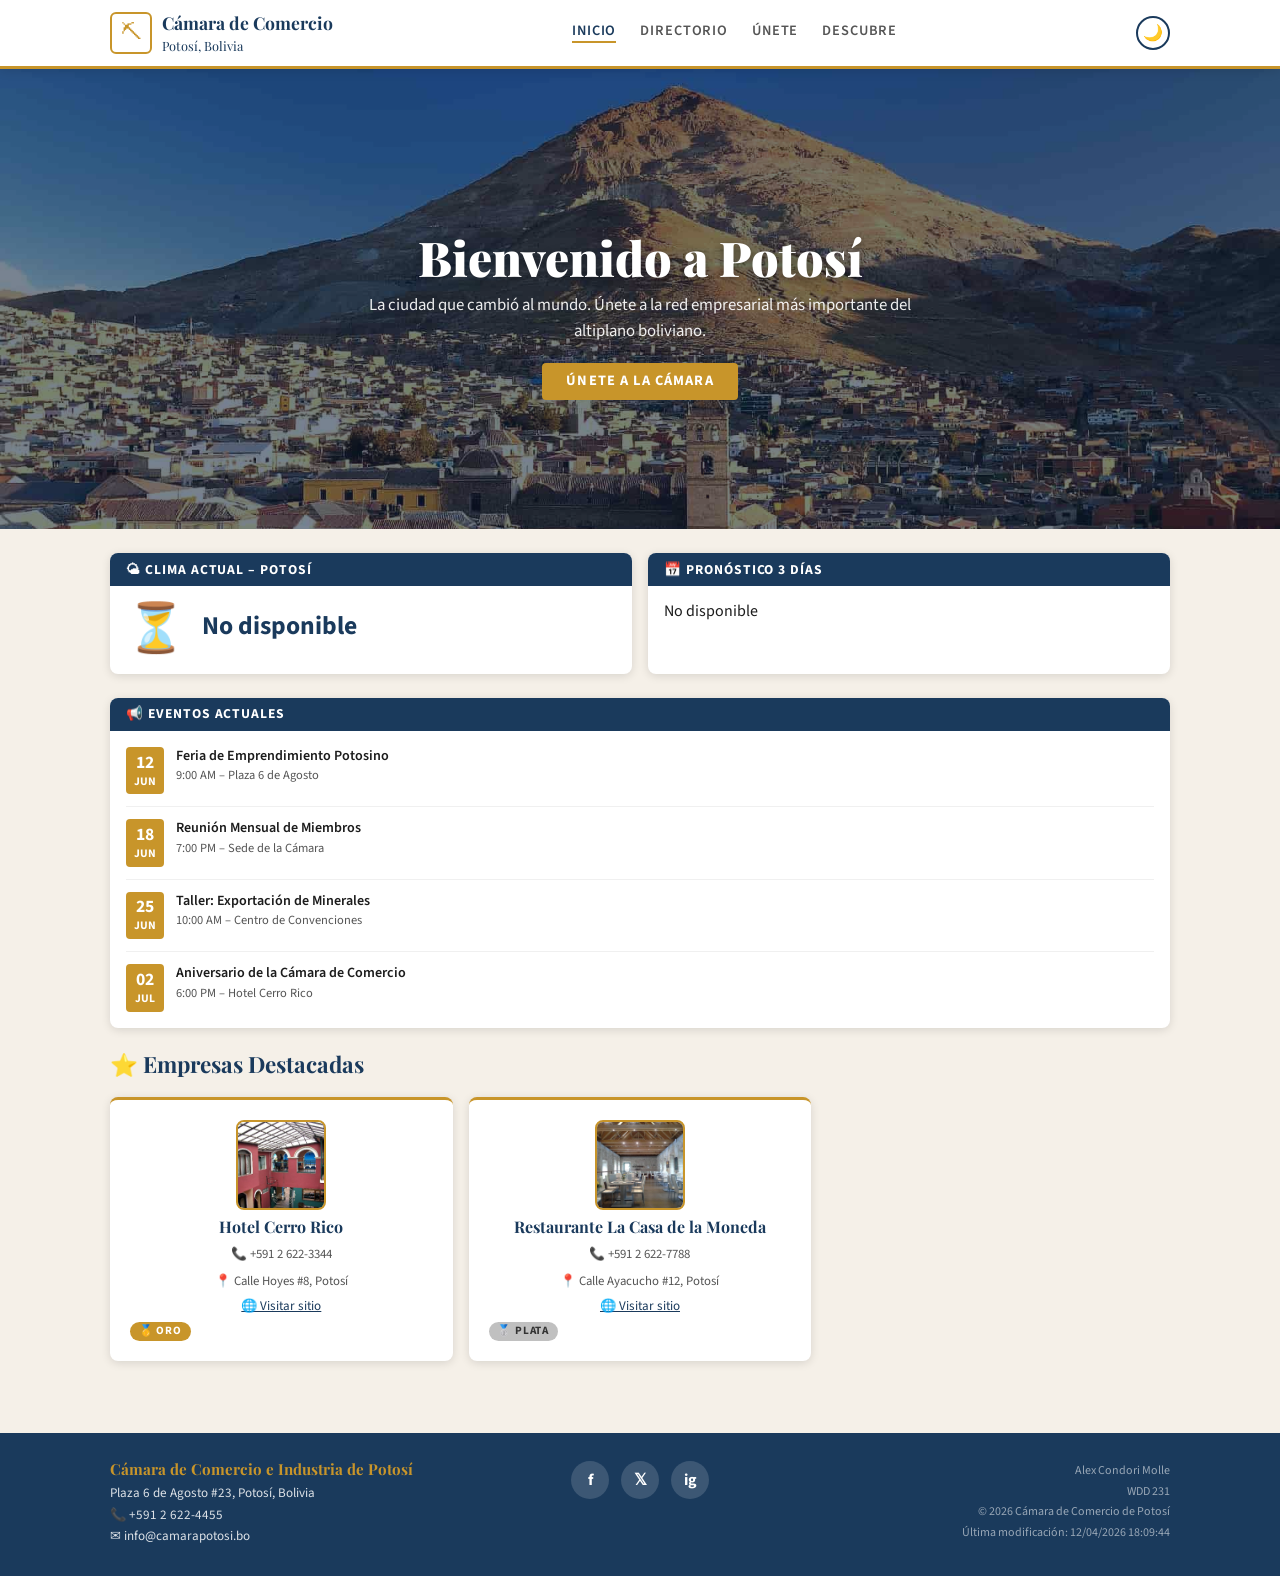
<file: chamber/index.html>
<!DOCTYPE html>
<html lang="es">
<head>
  <meta charset="UTF-8" />
  <meta name="viewport" content="width=device-width, initial-scale=1.0" />
  <meta name="description" content="Cámara de Comercio e Industria de Potosí, Bolivia. Fomentando el desarrollo económico y empresarial de la ciudad más alta del mundo." />
  <meta name="author" content="Alex Condori Molle" />
  <title>Inicio | Cámara de Comercio de Potosí</title>

  <meta property="og:title" content="Cámara de Comercio e Industria de Potosí" />
  <meta property="og:description" content="Fomentando el desarrollo económico y empresarial de Potosí, Bolivia." />
  <meta property="og:image" content="https://alexcm.github.io/wdd231/chamber/images/og-image.jpg" />
  <meta property="og:url" content="https://alexcm.github.io/wdd231/chamber/index.html" />
  <meta property="og:type" content="website" />

  <link rel="icon" type="image/png" href="images/favicon.png" />

  <link rel="preconnect" href="https://fonts.googleapis.com" />
  <link rel="preconnect" href="https://fonts.gstatic.com" crossorigin />
  <link href="https://fonts.googleapis.com/css2?family=Playfair+Display:wght@700;900&family=Source+Sans+3:wght@400;600;700&display=swap" rel="stylesheet" />

  <link rel="stylesheet" href="css/normalize.css" />
  <link rel="stylesheet" href="css/small.css" />
  <link rel="stylesheet" href="css/larger.css" />
</head>
<body>
  <header>
    <div class="nav-inner">
      <div class="brand">
        <div class="brand-icon">⛏</div>
        <div class="brand-name">Cámara de Comercio<br><span style="font-size:0.8rem;font-weight:400;">Potosí, Bolivia</span></div>
      </div>

      <nav id="main-nav">
        <a href="index.html" class="active">Inicio</a>
        <a href="directory.html">Directorio</a>
        <a href="join.html">Únete</a>
        <a href="discover.html">Descubre</a>
      </nav>

      <div class="nav-controls">
        <button id="theme-btn" aria-label="Cambiar tema">🌙</button>
        <button id="menu-btn" aria-label="Abrir menú">☰</button>
      </div>
    </div>
  </header>

  <section class="hero">
    <div class="hero-bg">
      <img src="images/hero-potosi.jpg" alt="Vista panorámica de Potosí con el Cerro Rico al fondo" onerror="this.parentElement.classList.add('hero-fallback')" />
      <div class="hero-overlay">
        <div class="hero-content">
          <h1>Bienvenido a Potosí</h1>
          <p>La ciudad que cambió al mundo. Únete a la red empresarial más importante del altiplano boliviano.</p>
          <a href="join.html" class="hero-cta-btn">Únete a la Cámara</a>
        </div>
      </div>
    </div>
  </section>

  <main class="home-main">

    <section class="home-section weather-section">
      <div class="section-card" id="current-weather">
        <div class="card-header">🌤 Clima Actual – Potosí</div>
        <div class="card-body weather-body">
          <div class="weather-icon" id="weather-icon">⏳</div>
          <div>
            <div class="weather-temp" id="weather-temp">Cargando...</div>
            <div class="weather-desc" id="weather-desc"></div>
            <ul class="weather-details">
              <li id="weather-humidity"></li>
              <li id="weather-wind"></li>
            </ul>
          </div>
        </div>
      </div>

      <div class="section-card" id="forecast-card">
        <div class="card-header">📅 Pronóstico 3 días</div>
        <div class="card-body">
          <ul class="forecast-list" id="forecast-list">
            <li class="forecast-item"><span class="day">Cargando...</span></li>
          </ul>
        </div>
      </div>
    </section>

    <section class="home-section">
      <div class="section-card full-width">
        <div class="card-header">📢 Eventos Actuales</div>
        <div class="card-body">
          <ul class="events-list">
            <li class="event-item">
              <div class="event-date"><span>12</span>JUN</div>
              <div>
                <div class="event-title">Feria de Emprendimiento Potosino</div>
                <div class="event-time">9:00 AM – Plaza 6 de Agosto</div>
              </div>
            </li>
            <li class="event-item">
              <div class="event-date"><span>18</span>JUN</div>
              <div>
                <div class="event-title">Reunión Mensual de Miembros</div>
                <div class="event-time">7:00 PM – Sede de la Cámara</div>
              </div>
            </li>
            <li class="event-item">
              <div class="event-date"><span>25</span>JUN</div>
              <div>
                <div class="event-title">Taller: Exportación de Minerales</div>
                <div class="event-time">10:00 AM – Centro de Convenciones</div>
              </div>
            </li>
            <li class="event-item">
              <div class="event-date"><span>02</span>JUL</div>
              <div>
                <div class="event-title">Aniversario de la Cámara de Comercio</div>
                <div class="event-time">6:00 PM – Hotel Cerro Rico</div>
              </div>
            </li>
          </ul>
        </div>
      </div>
    </section>

    <section class="home-section">
      <h2 class="section-title">⭐ Empresas Destacadas</h2>
      <div id="spotlights-container" class="spotlights-grid"></div>
    </section>

  </main>

  <footer>
    <div class="footer-inner">
      <div class="footer-contact">
        <strong>Cámara de Comercio e Industria de Potosí</strong>
        <p>Plaza 6 de Agosto #23, Potosí, Bolivia</p>
        <p>📞 +591 2 622-4455</p>
        <p>✉ info@camarapotosi.bo</p>
      </div>

      <div class="social-links">
        <a href="#" aria-label="Facebook">f</a>
        <a href="#" aria-label="Twitter">𝕏</a>
        <a href="#" aria-label="Instagram">ig</a>
      </div>

      <div class="footer-meta">
        <p>Alex Condori Molle</p>
        <p>WDD 231</p>
        <p>© <span id="copy-year"></span> Cámara de Comercio de Potosí</p>
        <p>Última modificación: <span id="last-mod"></span></p>
      </div>
    </div>
  </footer>

  <script src="scripts/index.js"></script>
</body>
</html>
</file>
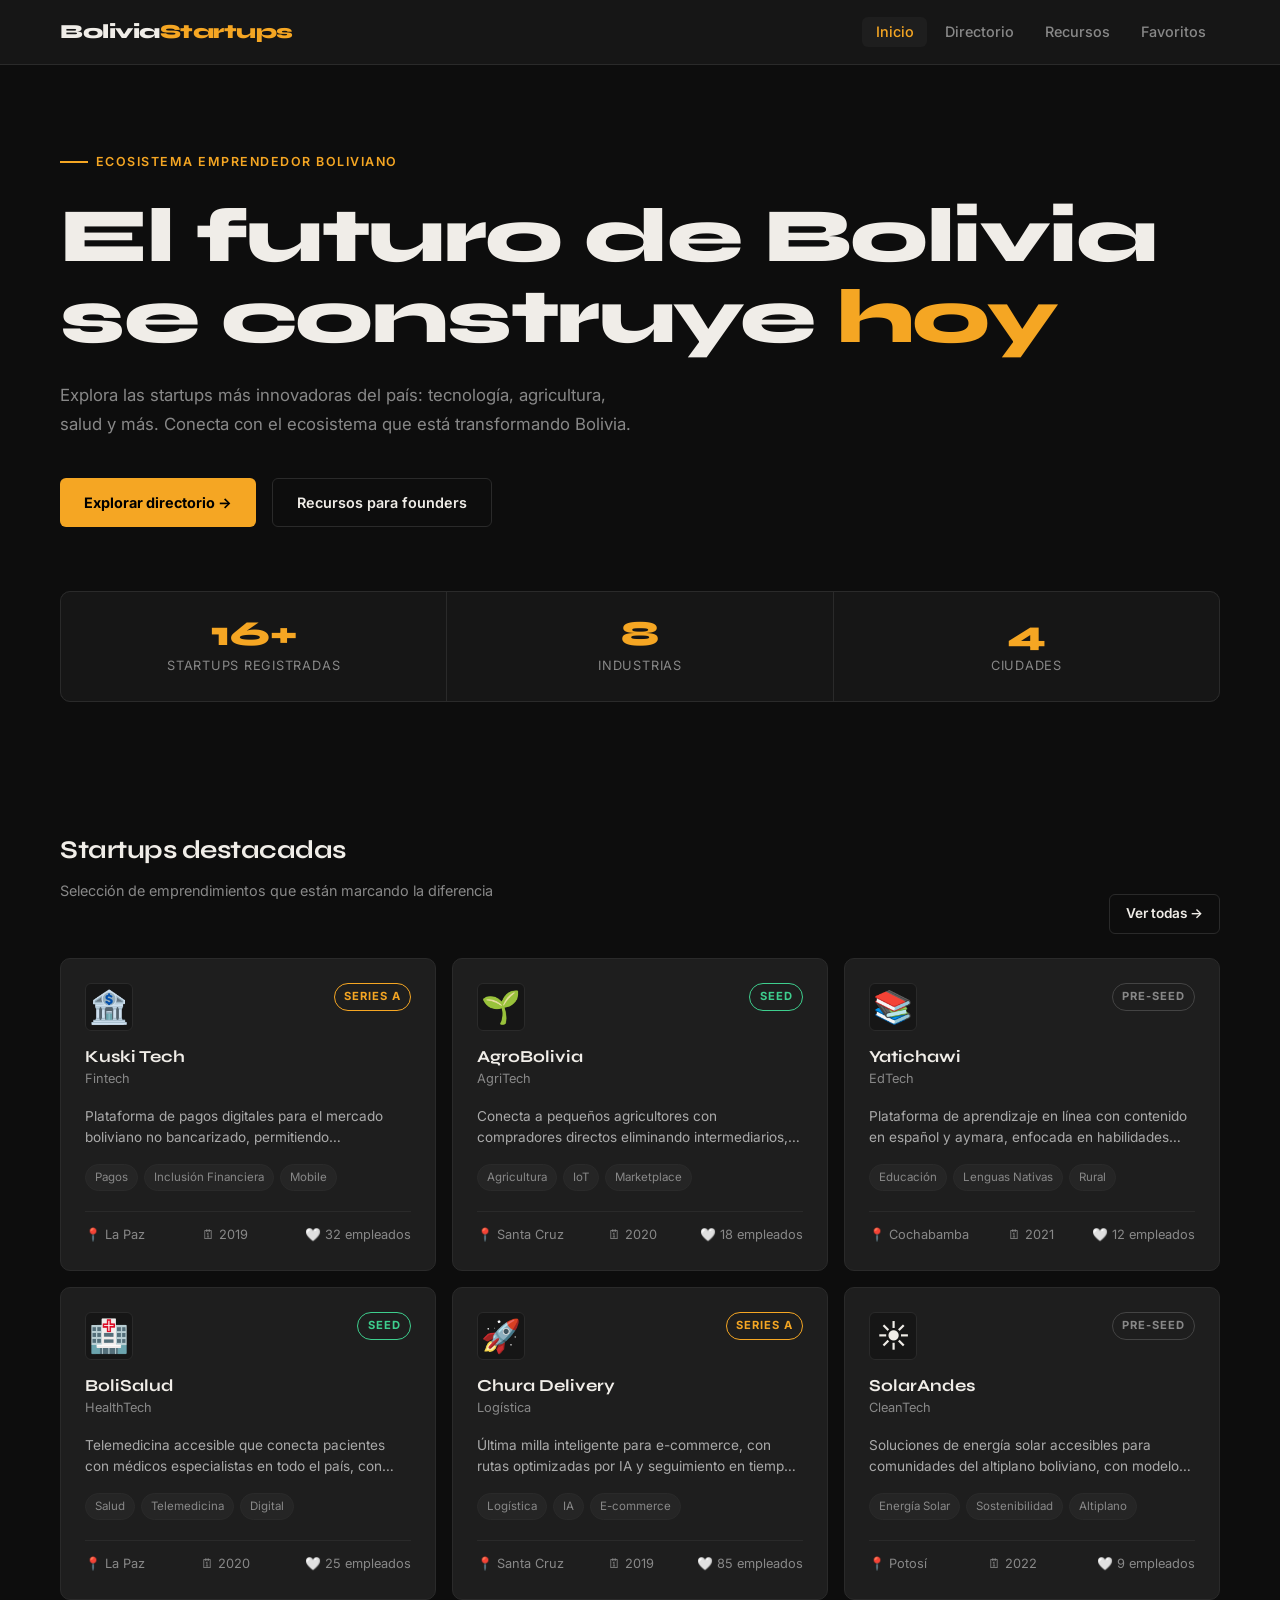
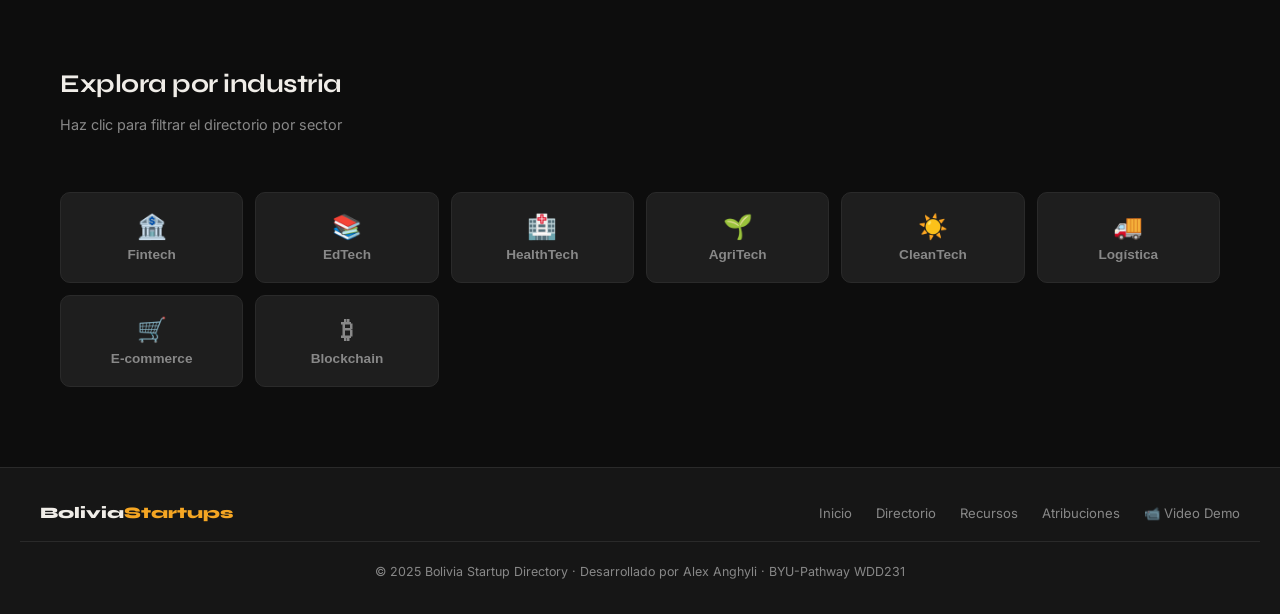
<file: final/index.html>
<!DOCTYPE html>
<html lang="es">

<head>
  <meta charset="UTF-8">
  <meta name="viewport" content="width=device-width, initial-scale=1.0">
  <title>Bolivia Startup Directory — Descubre el ecosistema emprendedor</title>
  <meta name="description"
    content="Directorio de startups bolivianas: descubre las empresas más innovadoras de Bolivia por industria, ciudad y etapa de crecimiento.">
  <meta name="author" content="Alex Condori">

  <meta property="og:title" content="Bolivia Startup Directory — Ecosistema emprendedor">
  <meta property="og:description"
    content="Descubre las startups más innovadoras de Bolivia: fintech, edtech, agritech y más en un solo directorio.">
  <meta property="og:type" content="website">
  <meta property="og:url" content="https://alexhombrejoven23.github.io/wdd231/final/">
  <meta property="og:image" content="https://alexhombrejoven23.github.io/wdd231/final/images/favicon.svg">

  <link rel="icon" href="images/favicon.svg" type="image/svg+xml">
  <link rel="preconnect" href="https://fonts.googleapis.com">
  <link rel="preconnect" href="https://fonts.gstatic.com" crossorigin>
  <link
    href="https://fonts.googleapis.com/css2?family=Syne:wght@400;600;700;800&family=Inter:wght@400;500;600&display=swap"
    rel="stylesheet">
  <link rel="stylesheet" href="styles/styles.css">
</head>

<body>

  <header>
    <div class="nav-wrapper">
      <a href="index.html" class="logo">Bolivia<span>Startups</span></a>
      <button class="hamburger" aria-label="Abrir menú" aria-expanded="false" aria-controls="nav-menu">
        <span></span><span></span><span></span>
      </button>
      <nav>
        <ul id="nav-menu" role="list">
          <li><a href="index.html">Inicio</a></li>
          <li><a href="directory.html">Directorio</a></li>
          <li><a href="resources.html">Recursos</a></li>
          <li><a href="directory.html">Favoritos <span class="fav-count" aria-label="favoritos guardados">0</span></a>
          </li>
        </ul>
      </nav>
    </div>
  </header>

  <main>
    <section class="hero" aria-labelledby="hero-heading">
      <div class="hero-eyebrow">Ecosistema emprendedor boliviano</div>
      <h1 id="hero-heading">El futuro de Bolivia se construye <em>hoy</em></h1>
      <p class="hero-sub">
        Explora las startups más innovadoras del país: tecnología, agricultura, salud y más.
        Conecta con el ecosistema que está transformando Bolivia.
      </p>
      <div class="hero-actions">
        <a href="directory.html" class="btn-primary">Explorar directorio →</a>
        <a href="resources.html" class="btn-ghost">Recursos para founders</a>
      </div>

      <div class="stats-bar" role="region" aria-label="Estadísticas del ecosistema">
        <div class="stat">
          <div class="stat-number" data-target="16" data-suffix="+">0+</div>
          <div class="stat-label">Startups registradas</div>
        </div>
        <div class="stat">
          <div class="stat-number" data-target="8" data-suffix="">0</div>
          <div class="stat-label">Industrias</div>
        </div>
        <div class="stat">
          <div class="stat-number" data-target="4" data-suffix="">0</div>
          <div class="stat-label">Ciudades</div>
        </div>
      </div>
    </section>

    <section class="container" aria-labelledby="featured-heading">
      <div class="section-header">
        <div>
          <h2 class="section-title" id="featured-heading">Startups destacadas</h2>
          <p class="section-sub">Selección de emprendimientos que están marcando la diferencia</p>
        </div>
        <a href="directory.html" class="btn-ghost btn-small">Ver todas →</a>
      </div>

      <div class="featured-grid" id="featured-grid" aria-live="polite">
        <p class="loading-text">Cargando startups...</p>
      </div>
    </section>

    <section class="container" aria-labelledby="industries-heading">
      <div class="section-header">
        <div>
          <h2 class="section-title" id="industries-heading">Explora por industria</h2>
          <p class="section-sub">Haz clic para filtrar el directorio por sector</p>
        </div>
      </div>
      <div class="industries-grid" id="industries-container" aria-label="Filtros por industria">
      </div>
    </section>
  </main>

  <div id="modal-overlay" class="modal-overlay" role="dialog" aria-modal="true" aria-labelledby="modal-name"
    aria-hidden="true">
    <div class="modal">
      <button id="modal-close" class="modal-close" aria-label="Cerrar">✕</button>
      <div id="modal-logo" class="modal-logo" aria-hidden="true"></div>
      <div class="modal-header-row">
        <h2 id="modal-name" class="modal-name"></h2>
        <span id="modal-stage-badge" class="stage-badge"></span>
      </div>
      <p id="modal-industry" class="modal-industry"></p>
      <div class="modal-grid">
        <div class="modal-stat">
          <div class="modal-stat-label">Fundada</div>
          <div id="modal-founded" class="modal-stat-value"></div>
        </div>
        <div class="modal-stat">
          <div class="modal-stat-label">Empleados</div>
          <div id="modal-employees" class="modal-stat-value"></div>
        </div>
        <div class="modal-stat">
          <div class="modal-stat-label">Etapa</div>
          <div id="modal-stage" class="modal-stat-value"></div>
        </div>
        <div class="modal-stat">
          <div class="modal-stat-label">Ciudad</div>
          <div id="modal-city" class="modal-stat-value"></div>
        </div>
      </div>
      <p id="modal-desc" class="modal-desc"></p>
      <div id="modal-tags" class="modal-tags"></div>
      <div class="modal-actions">
        <a id="modal-visit" href="#" target="_blank" rel="noopener noreferrer" class="btn-primary btn-small">Visitar
          sitio web →</a>
        <button id="modal-fav-btn" class="favorite-btn">🤍 Guardar</button>
      </div>
    </div>
  </div>

  <footer>
    <div class="footer-inner">
      <div class="footer-logo">Bolivia<span>Startups</span></div>
      <ul class="footer-links" role="list">
        <li><a href="index.html">Inicio</a></li>
        <li><a href="directory.html">Directorio</a></li>
        <li><a href="resources.html">Recursos</a></li>
        <li><a href="attributions.html">Atribuciones</a></li>
        <li><a href="https://youtu.be/DEMO" target="_blank" rel="noopener noreferrer">📹 Video Demo</a></li>
      </ul>
    </div>
    <p class="footer-copy">© 2025 Bolivia Startup Directory · Desarrollado por Alex Anghyli · BYU-Pathway WDD231</p>
  </footer>

  <script type="module" src="scripts/index.js"></script>
</body>

</html>
</file>
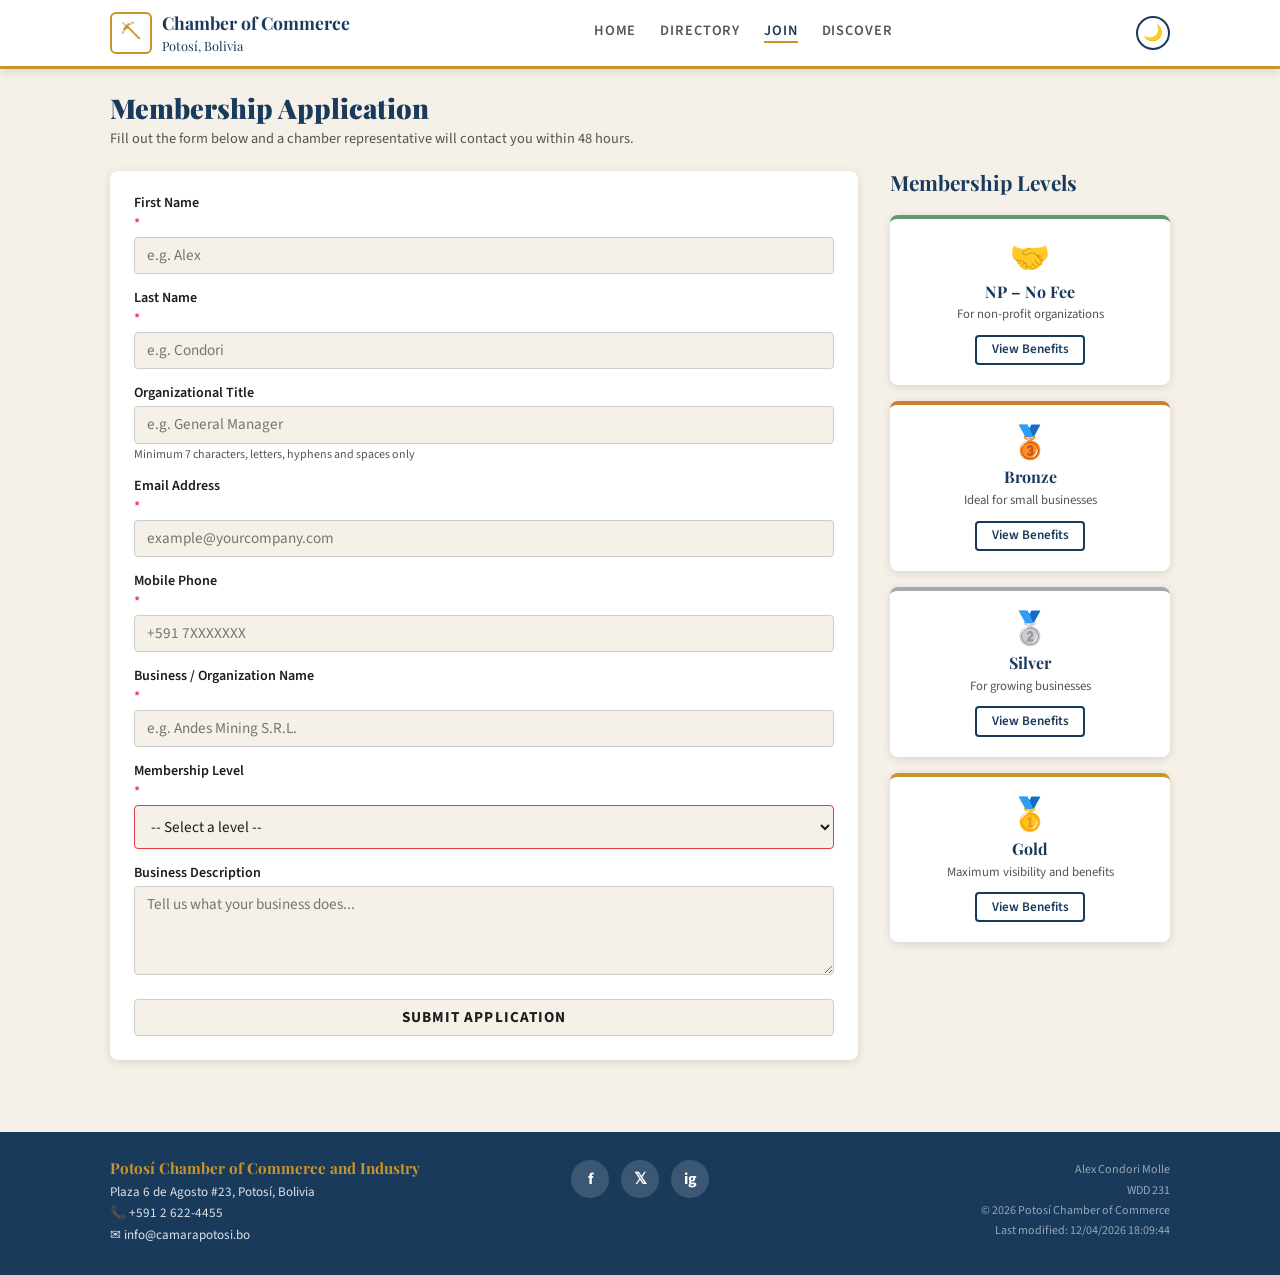
<file: chamber/join.html>
<!DOCTYPE html>
<html lang="en">
<head>
  <meta charset="UTF-8" />
  <meta name="viewport" content="width=device-width, initial-scale=1.0" />
  <meta name="description" content="Join the Potosí Chamber of Commerce and Industry. Fill out the membership application and become part of the most important business network in the Bolivian altiplano." />
  <meta name="author" content="Alex Condori Molle" />
  <title>Join | Potosí Chamber of Commerce</title>

  <meta property="og:title" content="Join the Potosí Chamber of Commerce" />
  <meta property="og:description" content="Become part of the most important business network in the Bolivian altiplano." />
  <meta property="og:image" content="https://alexcm.github.io/wdd231/chamber/images/og-image.jpg" />
  <meta property="og:url" content="https://alexcm.github.io/wdd231/chamber/join.html" />
  <meta property="og:type" content="website" />

  <link rel="icon" type="image/png" href="images/favicon.png" />
  <link rel="preconnect" href="https://fonts.googleapis.com" />
  <link rel="preconnect" href="https://fonts.gstatic.com" crossorigin />
  <link href="https://fonts.googleapis.com/css2?family=Playfair+Display:wght@700;900&family=Source+Sans+3:wght@400;600;700&display=swap" rel="stylesheet" />
  <link rel="stylesheet" href="css/normalize.css" />
  <link rel="stylesheet" href="css/small.css" />
  <link rel="stylesheet" href="css/larger.css" />
</head>
<body>

  <header>
    <div class="nav-inner">
      <div class="brand">
        <div class="brand-icon">⛏</div>
        <div class="brand-name">Chamber of Commerce<br><span style="font-size:0.8rem;font-weight:400;">Potosí, Bolivia</span></div>
      </div>
      <nav id="main-nav">
        <a href="index.html">Home</a>
        <a href="directory.html">Directory</a>
        <a href="join.html" class="active">Join</a>
        <a href="discover.html">Discover</a>
      </nav>
      <div class="nav-controls">
        <button id="theme-btn" aria-label="Toggle theme">🌙</button>
        <button id="menu-btn" aria-label="Open menu">☰</button>
      </div>
    </div>
  </header>

  <main class="join-main">
    <div class="join-header">
      <h1>Membership Application</h1>
      <p>Fill out the form below and a chamber representative will contact you within 48 hours.</p>
    </div>

    <div class="join-layout">

      <section class="form-section">
        <form id="join-form" method="get" action="thankyou.html" novalidate>

          <label for="first-name">
            First Name <span class="required">*</span>
            <input type="text" id="first-name" name="firstName"
              title="Enter your first name" autocomplete="given-name"
              placeholder="e.g. Alex" required />
          </label>

          <label for="last-name">
            Last Name <span class="required">*</span>
            <input type="text" id="last-name" name="lastName"
              title="Enter your last name" autocomplete="family-name"
              placeholder="e.g. Condori" required />
          </label>

          <label for="org-title">
            Organizational Title
            <input type="text" id="org-title" name="orgTitle"
              title="Minimum 7 characters, letters, hyphens and spaces only"
              autocomplete="organization-title"
              placeholder="e.g. General Manager"
              pattern="[A-Za-záéíóúÁÉÍÓÚñÑ\- ]{7,}" />
            <span class="field-hint">Minimum 7 characters, letters, hyphens and spaces only</span>
          </label>

          <label for="email">
            Email Address <span class="required">*</span>
            <input type="email" id="email" name="email"
              title="Enter a valid email address" autocomplete="email"
              placeholder="example@yourcompany.com" required />
          </label>

          <label for="phone">
            Mobile Phone <span class="required">*</span>
            <input type="tel" id="phone" name="phone"
              title="Enter your mobile phone number" autocomplete="tel"
              placeholder="+591 7XXXXXXX" required />
          </label>

          <label for="org-name">
            Business / Organization Name <span class="required">*</span>
            <input type="text" id="org-name" name="orgName"
              title="Enter your business or organization name"
              autocomplete="organization"
              placeholder="e.g. Andes Mining S.R.L." required />
          </label>

          <label for="membership">
            Membership Level <span class="required">*</span>
            <select id="membership" name="membership" title="Select a membership level" required>
              <option value="" disabled selected>-- Select a level --</option>
              <option value="np">NP Membership – No fee (non-profit organizations)</option>
              <option value="bronze">Bronze Membership</option>
              <option value="silver">Silver Membership</option>
              <option value="gold">Gold Membership</option>
            </select>
          </label>

          <label for="description">
            Business Description
            <textarea id="description" name="description"
              title="Briefly describe your business or organization"
              rows="4" placeholder="Tell us what your business does..."></textarea>
          </label>

          <input type="hidden" id="timestamp" name="timestamp" />
          <input type="submit" value="Submit Application" class="submit-btn" />
        </form>
      </section>

      <aside class="membership-cards">
        <h2>Membership Levels</h2>

        <div class="mem-card mem-np">
          <div class="mem-icon">🤝</div>
          <h3>NP – No Fee</h3>
          <p>For non-profit organizations</p>
          <button class="mem-info-btn" data-modal="modal-np">View Benefits</button>
        </div>

        <div class="mem-card mem-bronze">
          <div class="mem-icon">🥉</div>
          <h3>Bronze</h3>
          <p>Ideal for small businesses</p>
          <button class="mem-info-btn" data-modal="modal-bronze">View Benefits</button>
        </div>

        <div class="mem-card mem-silver">
          <div class="mem-icon">🥈</div>
          <h3>Silver</h3>
          <p>For growing businesses</p>
          <button class="mem-info-btn" data-modal="modal-silver">View Benefits</button>
        </div>

        <div class="mem-card mem-gold">
          <div class="mem-icon">🥇</div>
          <h3>Gold</h3>
          <p>Maximum visibility and benefits</p>
          <button class="mem-info-btn" data-modal="modal-gold">View Benefits</button>
        </div>
      </aside>

    </div>
  </main>

  <dialog id="modal-np" class="mem-modal">
    <div class="modal-inner">
      <h2>🤝 NP Membership – No Fee</h2>
      <p class="modal-price">Free · Non-profit organizations only</p>
      <ul>
        <li>✅ Listed in the member directory</li>
        <li>✅ Access to informational events</li>
        <li>✅ Monthly chamber newsletter</li>
        <li>✅ Business networking opportunities</li>
      </ul>
      <button class="modal-close-btn" data-close="modal-np">Close</button>
    </div>
  </dialog>

  <dialog id="modal-bronze" class="mem-modal">
    <div class="modal-inner">
      <h2>🥉 Bronze Membership</h2>
      <p class="modal-price">Bs. 500 / year</p>
      <ul>
        <li>✅ Everything in NP</li>
        <li>✅ 10% discount on chamber events</li>
        <li>✅ Basic profile in the directory</li>
        <li>✅ 1 social media post per month</li>
        <li>✅ Official membership certificate</li>
      </ul>
      <button class="modal-close-btn" data-close="modal-bronze">Close</button>
    </div>
  </dialog>

  <dialog id="modal-silver" class="mem-modal">
    <div class="modal-inner">
      <h2>🥈 Silver Membership</h2>
      <p class="modal-price">Bs. 1,200 / year</p>
      <ul>
        <li>✅ Everything in Bronze</li>
        <li>✅ 20% discount on chamber events</li>
        <li>✅ Featured profile in the directory</li>
        <li>✅ Spotlight placement on the homepage</li>
        <li>✅ Access to training workshops</li>
        <li>✅ 3 social media posts per month</li>
      </ul>
      <button class="modal-close-btn" data-close="modal-silver">Close</button>
    </div>
  </dialog>

  <dialog id="modal-gold" class="mem-modal">
    <div class="modal-inner">
      <h2>🥇 Gold Membership</h2>
      <p class="modal-price">Bs. 2,500 / year</p>
      <ul>
        <li>✅ Everything in Silver</li>
        <li>✅ 35% discount on all events</li>
        <li>✅ Priority placement in the directory</li>
        <li>✅ Guaranteed spotlight on the homepage</li>
        <li>✅ Logo on official chamber materials</li>
        <li>✅ Quarterly meeting with board members</li>
        <li>✅ Unlimited social media posts</li>
      </ul>
      <button class="modal-close-btn" data-close="modal-gold">Close</button>
    </div>
  </dialog>

  <footer>
    <div class="footer-inner">
      <div class="footer-contact">
        <strong>Potosí Chamber of Commerce and Industry</strong>
        <p>Plaza 6 de Agosto #23, Potosí, Bolivia</p>
        <p>📞 +591 2 622-4455</p>
        <p>✉ info@camarapotosi.bo</p>
      </div>
      <div class="social-links">
        <a href="#" aria-label="Facebook">f</a>
        <a href="#" aria-label="Twitter">𝕏</a>
        <a href="#" aria-label="Instagram">ig</a>
      </div>
      <div class="footer-meta">
        <p>Alex Condori Molle</p>
        <p>WDD 231</p>
        <p>© <span id="copy-year"></span> Potosí Chamber of Commerce</p>
        <p>Last modified: <span id="last-mod"></span></p>
      </div>
    </div>
  </footer>

  <script src="scripts/join.js"></script>
</body>
</html>
</file>
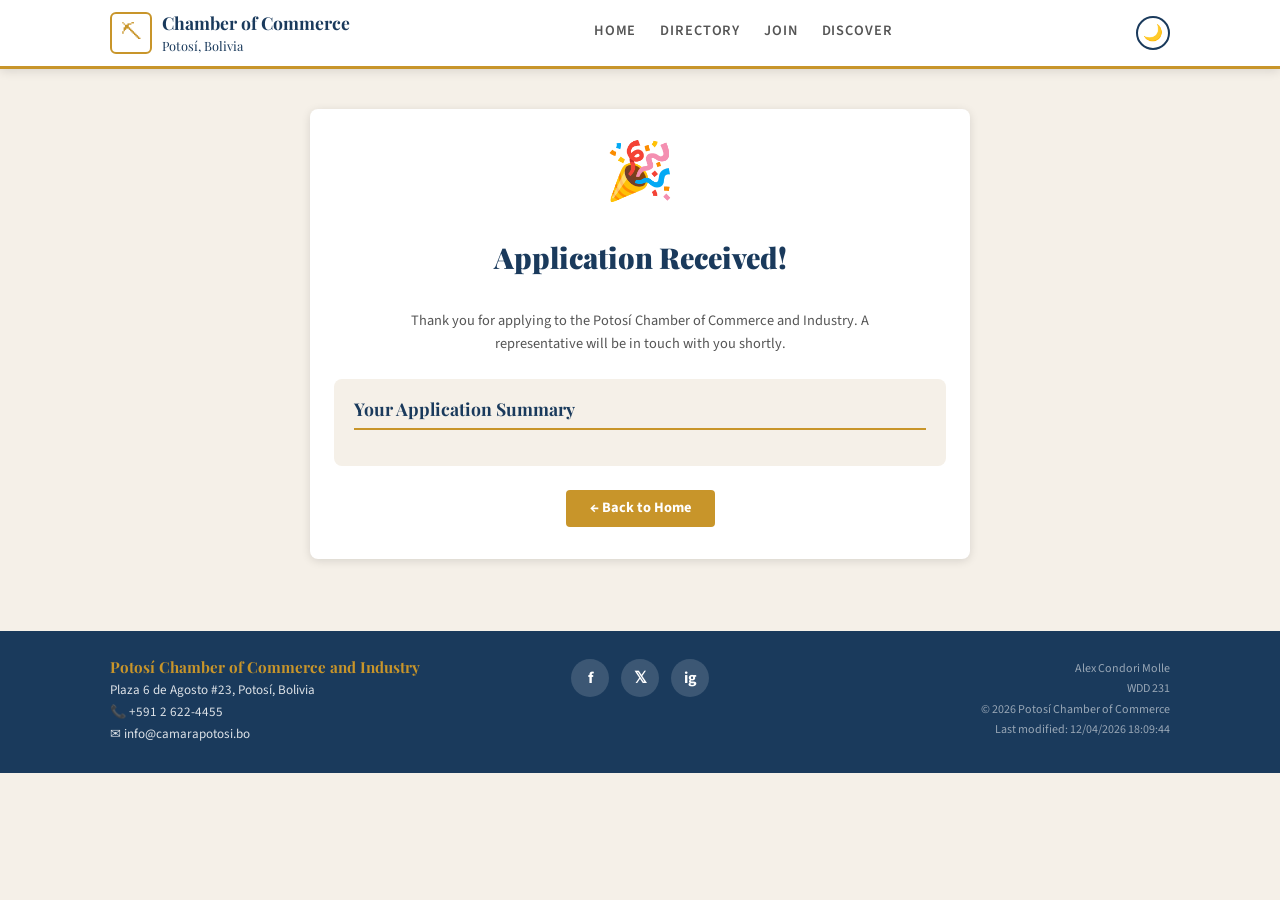
<file: chamber/thankyou.html>
<!DOCTYPE html>
<html lang="en">
<head>
  <meta charset="UTF-8" />
  <meta name="viewport" content="width=device-width, initial-scale=1.0" />
  <meta name="description" content="Thank you for applying to the Potosí Chamber of Commerce." />
  <meta name="author" content="Alex Condori Molle" />
  <title>Thank You | Potosí Chamber of Commerce</title>

  <link rel="icon" type="image/png" href="images/favicon.png" />
  <link rel="preconnect" href="https://fonts.googleapis.com" />
  <link rel="preconnect" href="https://fonts.gstatic.com" crossorigin />
  <link href="https://fonts.googleapis.com/css2?family=Playfair+Display:wght@700;900&family=Source+Sans+3:wght@400;600;700&display=swap" rel="stylesheet" />
  <link rel="stylesheet" href="css/normalize.css" />
  <link rel="stylesheet" href="css/small.css" />
  <link rel="stylesheet" href="css/larger.css" />
</head>
<body>

  <header>
    <div class="nav-inner">
      <div class="brand">
        <div class="brand-icon">⛏</div>
        <div class="brand-name">Chamber of Commerce<br><span style="font-size:0.8rem;font-weight:400;">Potosí, Bolivia</span></div>
      </div>
      <nav id="main-nav">
        <a href="index.html">Home</a>
        <a href="directory.html">Directory</a>
        <a href="join.html">Join</a>
        <a href="discover.html">Discover</a>
      </nav>
      <div class="nav-controls">
        <button id="theme-btn" aria-label="Toggle theme">🌙</button>
        <button id="menu-btn" aria-label="Open menu">☰</button>
      </div>
    </div>
  </header>

  <main class="thankyou-main">
    <div class="thankyou-card">
      <div class="thankyou-icon">🎉</div>
      <h1>Application Received!</h1>
      <p class="thankyou-subtitle">Thank you for applying to the Potosí Chamber of Commerce and Industry. A representative will be in touch with you shortly.</p>

      <div class="submission-summary">
        <h2>Your Application Summary</h2>
        <div class="summary-grid" id="summary-grid"></div>
      </div>

      <a href="index.html" class="back-btn">← Back to Home</a>
    </div>
  </main>

  <footer>
    <div class="footer-inner">
      <div class="footer-contact">
        <strong>Potosí Chamber of Commerce and Industry</strong>
        <p>Plaza 6 de Agosto #23, Potosí, Bolivia</p>
        <p>📞 +591 2 622-4455</p>
        <p>✉ info@camarapotosi.bo</p>
      </div>
      <div class="social-links">
        <a href="#" aria-label="Facebook">f</a>
        <a href="#" aria-label="Twitter">𝕏</a>
        <a href="#" aria-label="Instagram">ig</a>
      </div>
      <div class="footer-meta">
        <p>Alex Condori Molle</p>
        <p>WDD 231</p>
        <p>© <span id="copy-year"></span> Potosí Chamber of Commerce</p>
        <p>Last modified: <span id="last-mod"></span></p>
      </div>
    </div>
  </footer>

  <script src="scripts/thankyou.js"></script>
</body>
</html>
</file>
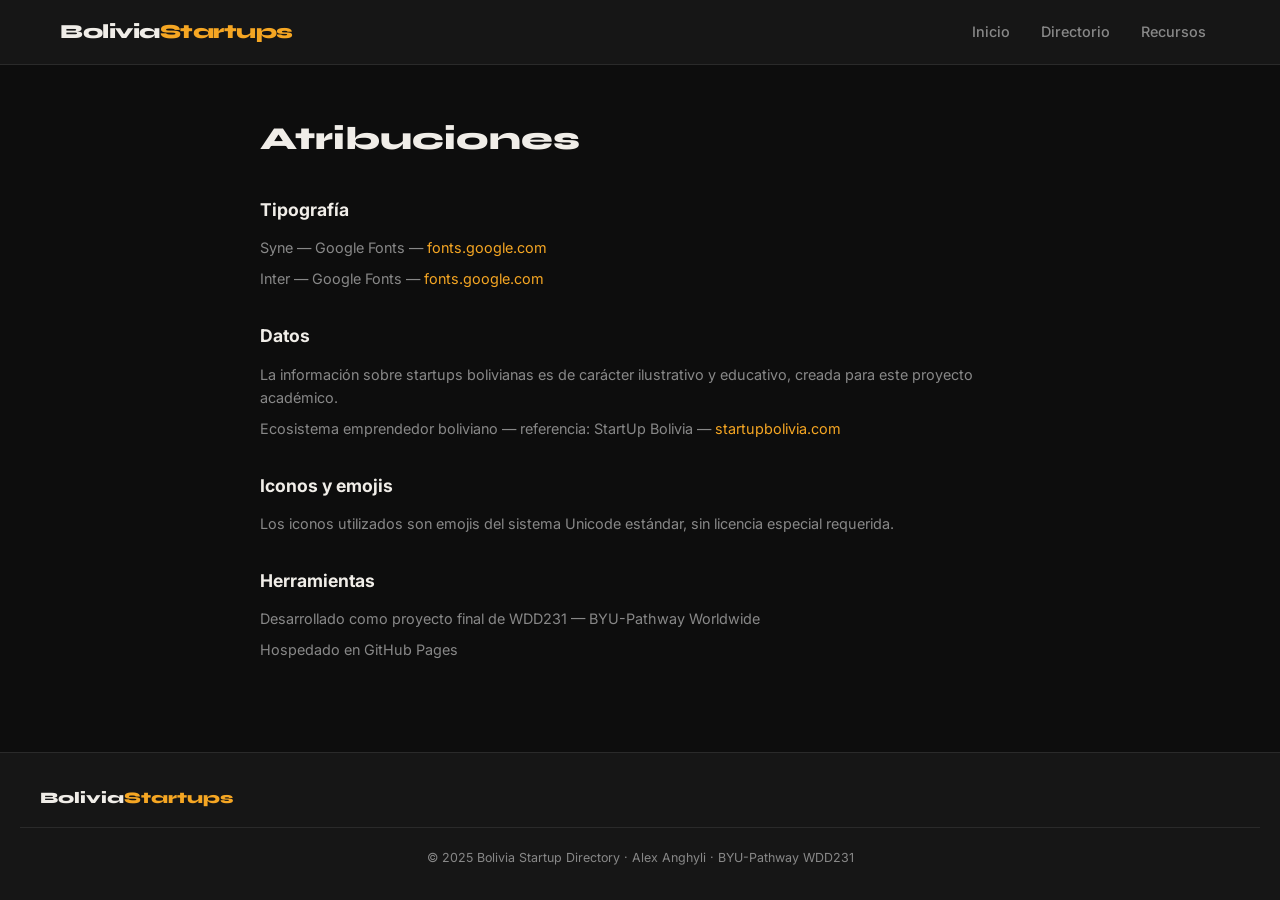
<file: final/attributions.html>
<!DOCTYPE html>
<html lang="es">

<head>
  <meta charset="UTF-8" />
  <meta name="viewport" content="width=device-width, initial-scale=1.0" />
  <title>Atribuciones — Bolivia Startup Directory</title>
  <meta name="author" content="Alex Condori" />
  <link rel="icon" href="images/favicon.svg" type="image/svg+xml" />
  <link rel="preconnect" href="https://fonts.googleapis.com">
  <link rel="preconnect" href="https://fonts.gstatic.com" crossorigin>
  <link
    href="https://fonts.googleapis.com/css2?family=Syne:wght@400;600;700;800&family=Inter:wght@400;500;600&display=swap"
    rel="stylesheet">
  <link rel="stylesheet" href="styles/styles.css">
</head>

<body>
  <header>
    <div class="nav-wrapper">
      <a href="index.html" class="logo">Bolivia<span>Startups</span></a>
      <nav>
        <ul role="list">
          <li><a href="index.html">Inicio</a></li>
          <li><a href="directory.html">Directorio</a></li>
          <li><a href="resources.html">Recursos</a></li>
        </ul>
      </nav>
    </div>
  </header>

  <main>
    <div class="container" style="padding:3rem 1.25rem;max-width:800px;">
      <h1 style="font-family:var(--font-display);font-size:2rem;font-weight:800;margin-bottom:2rem;">Atribuciones</h1>

      <h2 style="font-size:1.1rem;font-weight:700;margin-bottom:0.75rem;">Tipografía</h2>
      <ul
        style="color:var(--clr-muted);font-size:0.9rem;margin-bottom:2rem;list-style:none;display:flex;flex-direction:column;gap:0.5rem;">
        <li>Syne — Google Fonts — <a href="https://fonts.google.com/specimen/Syne" target="_blank"
            style="color:var(--clr-accent);">fonts.google.com</a></li>
        <li>Inter — Google Fonts — <a href="https://fonts.google.com/specimen/Inter" target="_blank"
            style="color:var(--clr-accent);">fonts.google.com</a></li>
      </ul>

      <h2 style="font-size:1.1rem;font-weight:700;margin-bottom:0.75rem;">Datos</h2>
      <ul
        style="color:var(--clr-muted);font-size:0.9rem;margin-bottom:2rem;list-style:none;display:flex;flex-direction:column;gap:0.5rem;">
        <li>La información sobre startups bolivianas es de carácter ilustrativo y educativo, creada para este proyecto
          académico.</li>
        <li>Ecosistema emprendedor boliviano — referencia: StartUp Bolivia — <a href="https://www.startupbolivia.com"
            target="_blank" style="color:var(--clr-accent);">startupbolivia.com</a></li>
      </ul>

      <h2 style="font-size:1.1rem;font-weight:700;margin-bottom:0.75rem;">Iconos y emojis</h2>
      <p style="color:var(--clr-muted);font-size:0.9rem;margin-bottom:2rem;">Los iconos utilizados son emojis del
        sistema Unicode estándar, sin licencia especial requerida.</p>

      <h2 style="font-size:1.1rem;font-weight:700;margin-bottom:0.75rem;">Herramientas</h2>
      <ul
        style="color:var(--clr-muted);font-size:0.9rem;list-style:none;display:flex;flex-direction:column;gap:0.5rem;">
        <li>Desarrollado como proyecto final de WDD231 — BYU-Pathway Worldwide</li>
        <li>Hospedado en GitHub Pages</li>
      </ul>
    </div>
  </main>

  <footer>
    <div class="footer-inner">
      <div class="footer-logo">Bolivia<span>Startups</span></div>
    </div>
    <p class="footer-copy">© 2025 Bolivia Startup Directory · Alex Anghyli · BYU-Pathway WDD231</p>
  </footer>
</body>

</html>
</file>
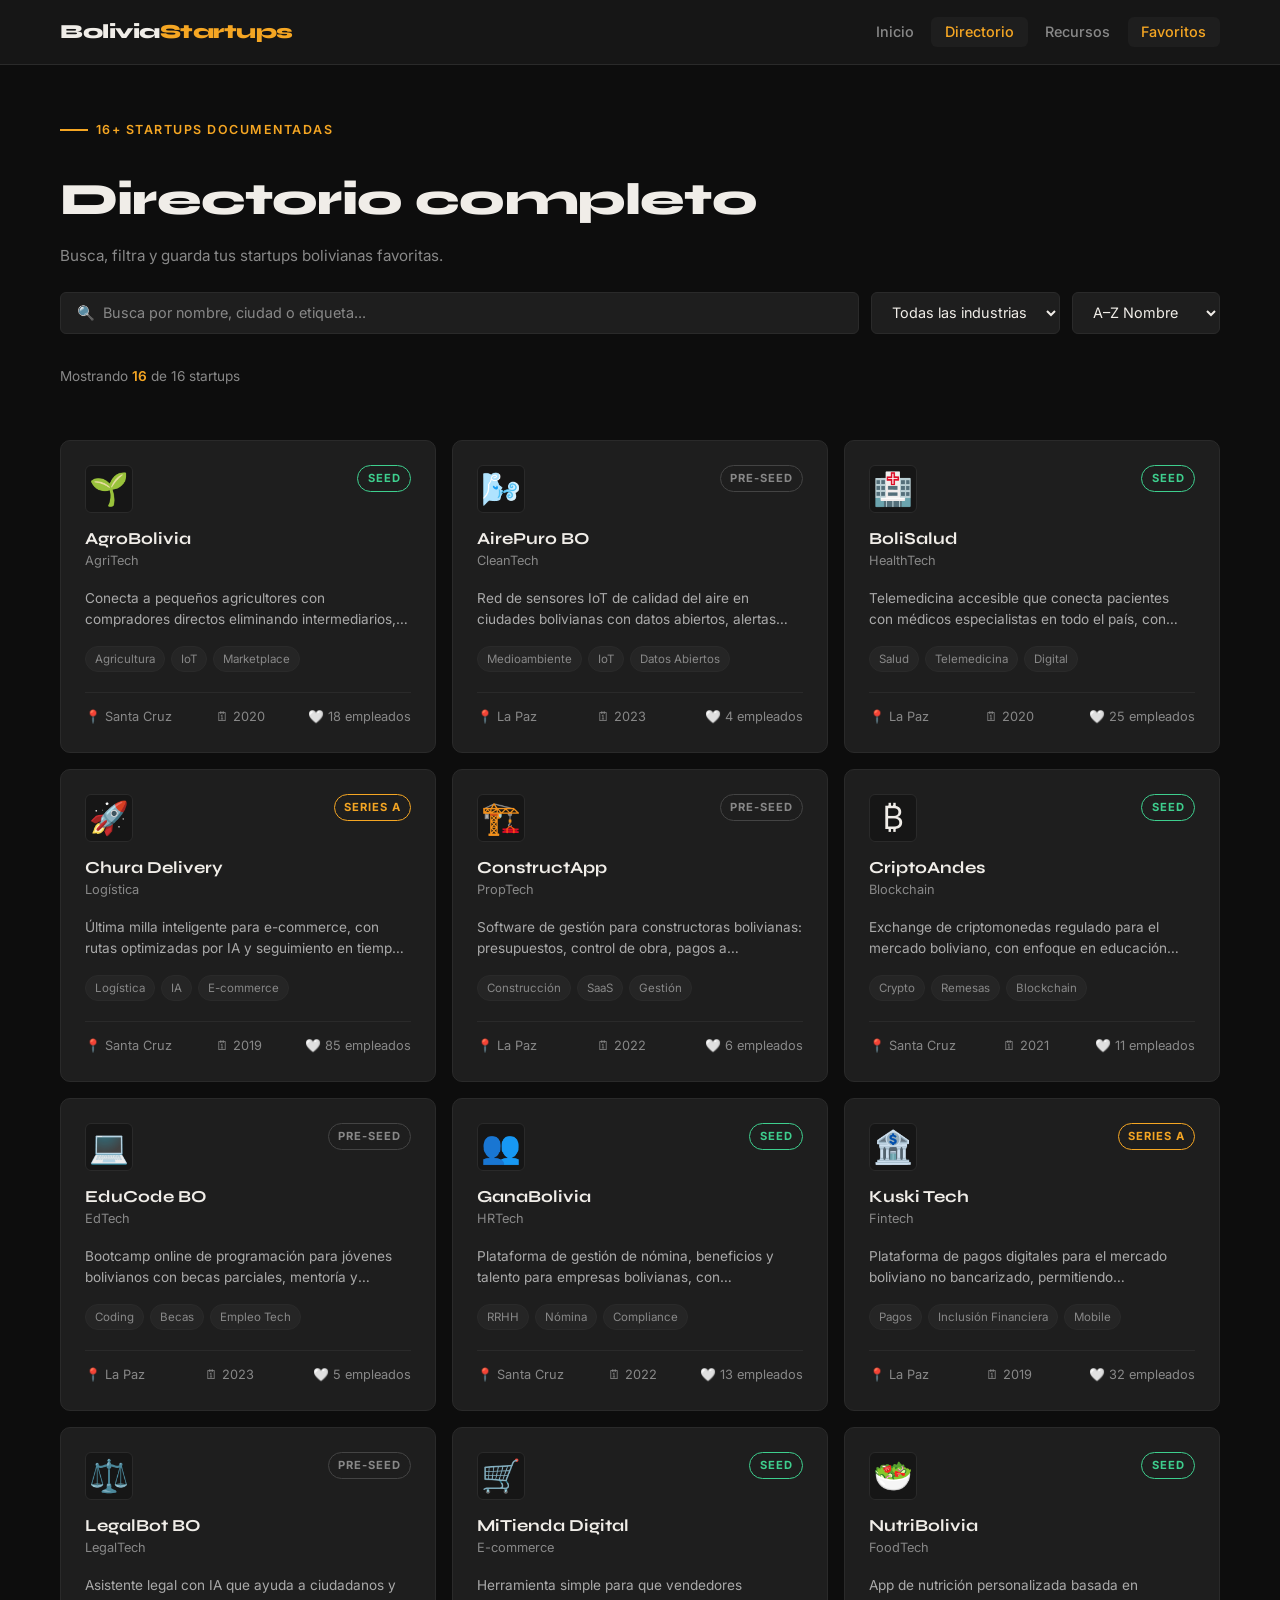
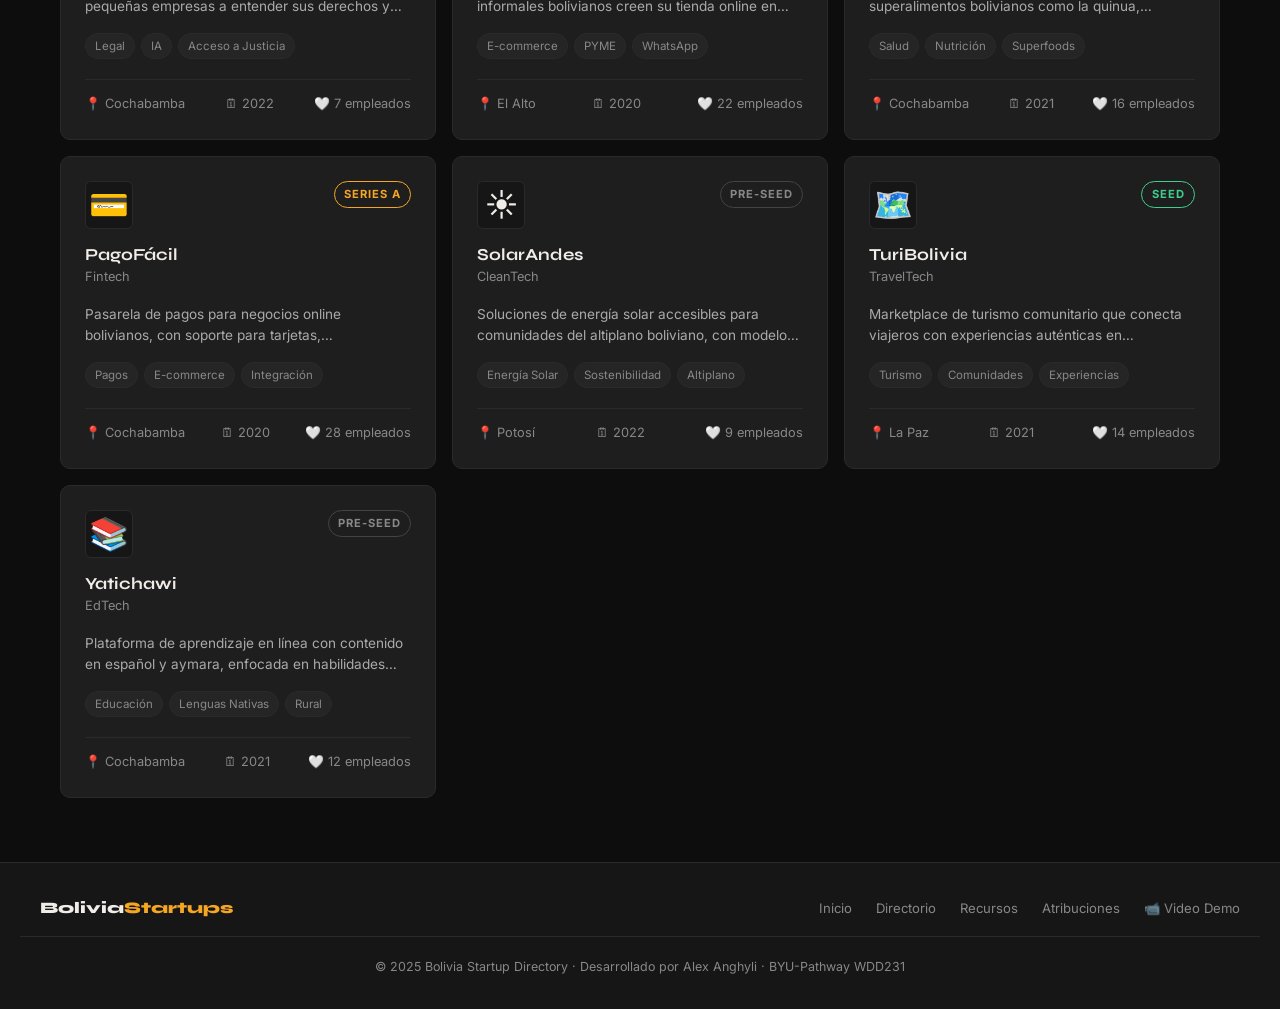
<file: final/directory.html>
<!DOCTYPE html>
<html lang="es">

<head>
  <meta charset="UTF-8" />
  <meta name="viewport" content="width=device-width, initial-scale=1.0" />
  <title>Directorio de Startups — Bolivia Startup Directory</title>
  <meta name="description"
    content="Encuentra y filtra todas las startups bolivianas por industria, ciudad y etapa. Más de 16 emprendimientos documentados." />
  <meta name="author" content="Alex Condori" />

  <meta property="og:title" content="Directorio de Startups Bolivianas" />
  <meta property="og:description"
    content="Explora el ecosistema emprendedor de Bolivia: fintech, edtech, agritech y más." />
  <meta property="og:type" content="website" />
  <meta property="og:url" content="https://alexhombrejoven23.github.io/wdd231/final/directory.html" />
  <meta property="og:image" content="https://alexhombrejoven23.github.io/wdd231/final/images/favicon.svg" />

  <link rel="icon" href="images/favicon.svg" type="image/svg+xml" />
  <link rel="preconnect" href="https://fonts.googleapis.com">
  <link rel="preconnect" href="https://fonts.gstatic.com" crossorigin>
  <link
    href="https://fonts.googleapis.com/css2?family=Syne:wght@400;600;700;800&family=Inter:wght@400;500;600&display=swap"
    rel="stylesheet">
  <link rel="stylesheet" href="styles/styles.css">

</head>

<body>

  <header>
    <div class="nav-wrapper">
      <a href="index.html" class="logo">Bolivia<span>Startups</span></a>
      <button class="hamburger" aria-label="Abrir menú" aria-expanded="false" aria-controls="nav-menu">
        <span></span><span></span><span></span>
      </button>
      <nav>
        <ul id="nav-menu" role="list">
          <li><a href="index.html">Inicio</a></li>
          <li><a href="directory.html">Directorio</a></li>
          <li><a href="resources.html">Recursos</a></li>
          <li><a href="directory.html">Favoritos <span class="fav-count" aria-label="favoritos guardados">0</span></a>
          </li>
        </ul>
      </nav>
    </div>
  </header>

  <main>
    <div class="dir-header">
      <div class="hero-eyebrow">16+ startups documentadas</div>
      <h1>Directorio completo</h1>
      <p style="color:var(--clr-muted);font-size:0.95rem;margin-top:0.5rem;">
        Busca, filtra y guarda tus startups bolivianas favoritas.
      </p>

      <div class="search-filter-bar" role="search">
        <label for="search-input" class="sr-only">Buscar startups</label>
        <input type="search" id="search-input" class="search-input"
          placeholder="🔍  Busca por nombre, ciudad o etiqueta..." aria-label="Buscar startups" />

        <label for="filter-industry" class="sr-only">Filtrar por industria</label>
        <select id="filter-industry" class="filter-select" aria-label="Filtrar por industria">
          <option value="all">Todas las industrias</option>
          <option value="Fintech">Fintech</option>
          <option value="EdTech">EdTech</option>
          <option value="HealthTech">HealthTech</option>
          <option value="AgriTech">AgriTech</option>
          <option value="CleanTech">CleanTech</option>
          <option value="Logística">Logística</option>
          <option value="E-commerce">E-commerce</option>
          <option value="Blockchain">Blockchain</option>
          <option value="LegalTech">LegalTech</option>
          <option value="TravelTech">TravelTech</option>
          <option value="PropTech">PropTech</option>
          <option value="FoodTech">FoodTech</option>
          <option value="HRTech">HRTech</option>
        </select>

        <label for="sort-select" class="sr-only">Ordenar por</label>
        <select id="sort-select" class="filter-select" aria-label="Ordenar resultados">
          <option value="name">A–Z Nombre</option>
          <option value="founded">Más recientes</option>
          <option value="employees">Mayor equipo</option>
        </select>
      </div>

      <p class="results-count" id="results-count" aria-live="polite">Cargando...</p>
    </div>

    <div id="startups-grid" aria-live="polite" aria-label="Listado de startups">
      <p style="color:var(--clr-muted);font-size:0.9rem;padding:2rem 1.25rem;">Cargando startups...</p>
    </div>
  </main>

  <div id="modal-overlay" class="modal-overlay" role="dialog" aria-modal="true" aria-labelledby="modal-name"
    aria-hidden="true">
    <div class="modal">
      <button id="modal-close" class="modal-close" aria-label="Cerrar">✕</button>
      <div id="modal-logo" class="modal-logo" aria-hidden="true"></div>
      <div style="display:flex;align-items:center;gap:0.75rem;flex-wrap:wrap;margin-bottom:0.25rem;">
        <h2 id="modal-name" class="modal-name"></h2>
        <span id="modal-stage-badge" class="stage-badge"></span>
      </div>
      <p id="modal-industry" class="modal-industry"></p>
      <div class="modal-grid">
        <div class="modal-stat">
          <div class="modal-stat-label">Fundada</div>
          <div id="modal-founded" class="modal-stat-value"></div>
        </div>
        <div class="modal-stat">
          <div class="modal-stat-label">Empleados</div>
          <div id="modal-employees" class="modal-stat-value"></div>
        </div>
        <div class="modal-stat">
          <div class="modal-stat-label">Etapa</div>
          <div id="modal-stage" class="modal-stat-value"></div>
        </div>
        <div class="modal-stat">
          <div class="modal-stat-label">Ciudad</div>
          <div id="modal-city" class="modal-stat-value"></div>
        </div>
      </div>
      <p id="modal-desc" class="modal-desc"></p>
      <div id="modal-tags" class="modal-tags"></div>
      <div class="modal-actions">
        <a id="modal-visit" href="#" target="_blank" rel="noopener noreferrer" class="btn-primary"
          style="font-size:0.85rem;">Visitar sitio web →</a>
        <button id="modal-fav-btn" class="favorite-btn">🤍 Guardar</button>
      </div>
    </div>
  </div>

  <footer>
    <div class="footer-inner">
      <div class="footer-logo">Bolivia<span>Startups</span></div>
      <ul class="footer-links" role="list">
        <li><a href="index.html">Inicio</a></li>
        <li><a href="directory.html">Directorio</a></li>
        <li><a href="resources.html">Recursos</a></li>
        <li><a href="attributions.html">Atribuciones</a></li>
        <li><a href="https://youtu.be/DEMO" target="_blank" rel="noopener noreferrer">📹 Video Demo</a></li>
      </ul>
    </div>
    <p class="footer-copy">© 2025 Bolivia Startup Directory · Desarrollado por Alex Anghyli · BYU-Pathway WDD231</p>
  </footer>

  <script type="module" src="js/directory.js"></script>
</body>

</html>
</file>
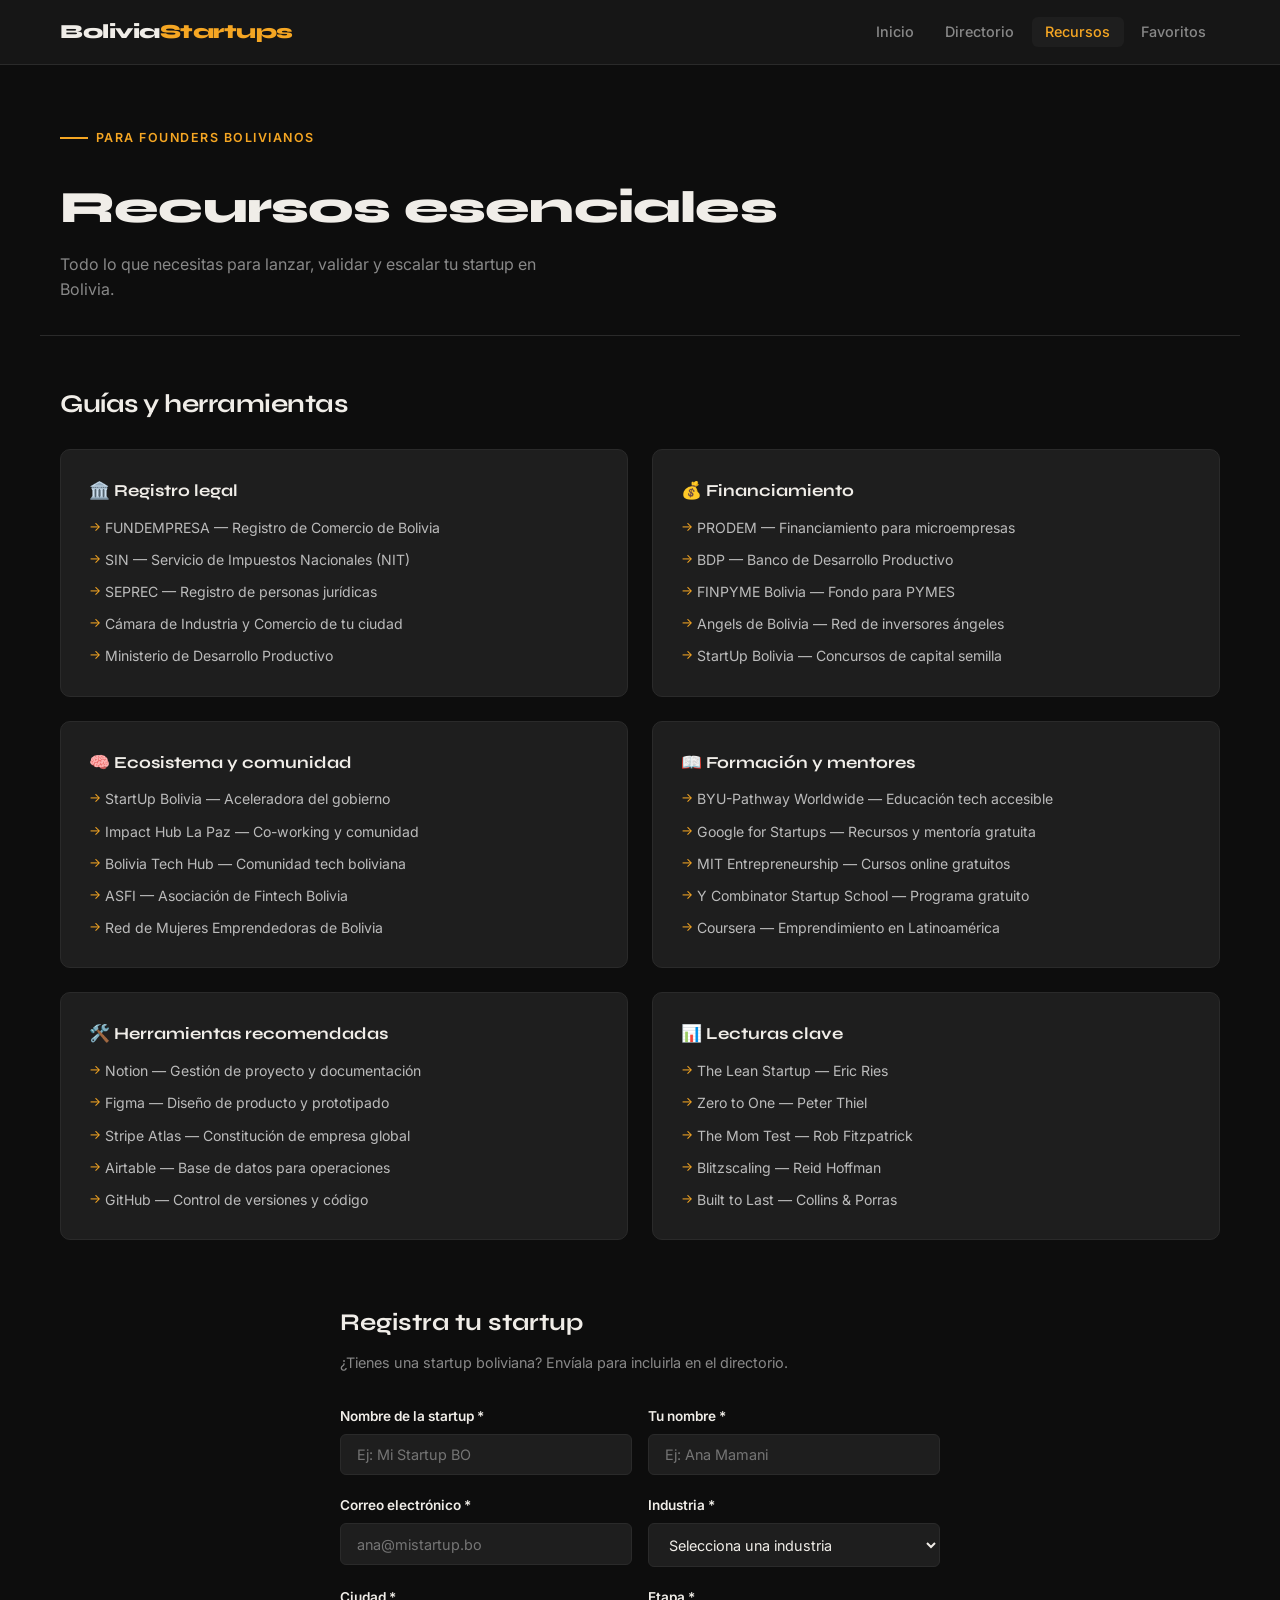
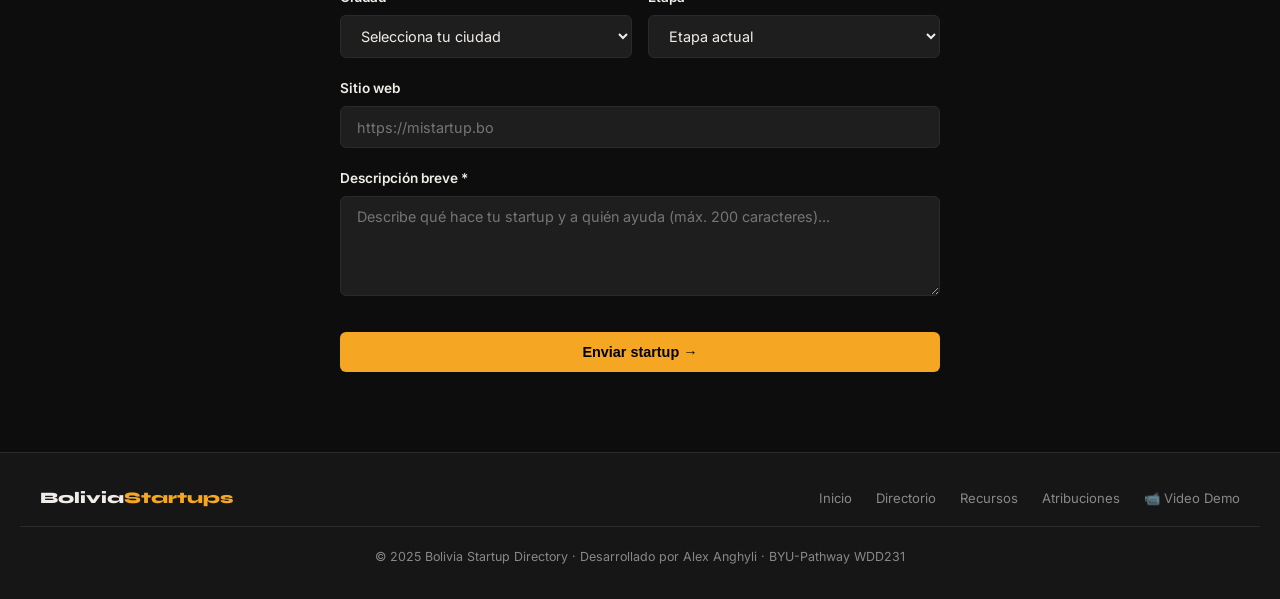
<file: final/resources.html>
<!DOCTYPE html>
<html lang="es">

<head>
  <meta charset="UTF-8" />
  <meta name="viewport" content="width=device-width, initial-scale=1.0" />
  <title>Recursos para Emprendedores — Bolivia Startup Directory</title>
  <meta name="description"
    content="Guías, herramientas y recursos esenciales para founders y emprendedores bolivianos que quieren lanzar o escalar su startup." />
  <meta name="author" content="Alex Condori" />

  <meta property="og:title" content="Recursos para Emprendedores Bolivianos" />
  <meta property="og:description" content="Todo lo que necesitas para lanzar o crecer tu startup en Bolivia." />
  <meta property="og:type" content="website" />
  <meta property="og:url" content="https://alexhombrejoven23.github.io/wdd231/final/resources.html" />
  <meta property="og:image" content="https://alexhombrejoven23.github.io/wdd231/final/images/favicon.svg" />

  <link rel="icon" href="images/favicon.svg" type="image/svg+xml" />
  <link rel="preconnect" href="https://fonts.googleapis.com">
  <link rel="preconnect" href="https://fonts.gstatic.com" crossorigin>
  <link
    href="https://fonts.googleapis.com/css2?family=Syne:wght@400;600;700;800&family=Inter:wght@400;500;600&display=swap"
    rel="stylesheet">
  <link rel="stylesheet" href="styles/styles.css">
</head>

<body>

  <header>
    <div class="nav-wrapper">
      <a href="index.html" class="logo">Bolivia<span>Startups</span></a>
      <button class="hamburger" aria-label="Abrir menú" aria-expanded="false" aria-controls="nav-menu">
        <span></span><span></span><span></span>
      </button>
      <nav>
        <ul id="nav-menu" role="list">
          <li><a href="index.html">Inicio</a></li>
          <li><a href="directory.html">Directorio</a></li>
          <li><a href="resources.html">Recursos</a></li>
          <li><a href="directory.html">Favoritos <span class="fav-count" aria-label="favoritos guardados">0</span></a>
          </li>
        </ul>
      </nav>
    </div>
  </header>

  <main>
    <div class="resources-hero container">
      <div class="hero-eyebrow">Para founders bolivianos</div>
      <h1>Recursos esenciales</h1>
      <p style="color:var(--clr-muted);margin-top:0.5rem;max-width:52ch;">
        Todo lo que necesitas para lanzar, validar y escalar tu startup en Bolivia.
      </p>
    </div>

    <section class="container" aria-labelledby="recursos-heading">
      <h2 class="section-title" id="recursos-heading" style="margin-bottom:1.5rem;">Guías y herramientas</h2>
      <div class="resources-grid">

        <div class="resource-card">
          <h3>🏛️ Registro legal</h3>
          <ul>
            <li>FUNDEMPRESA — Registro de Comercio de Bolivia</li>
            <li>SIN — Servicio de Impuestos Nacionales (NIT)</li>
            <li>SEPREC — Registro de personas jurídicas</li>
            <li>Cámara de Industria y Comercio de tu ciudad</li>
            <li>Ministerio de Desarrollo Productivo</li>
          </ul>
        </div>

        <div class="resource-card">
          <h3>💰 Financiamiento</h3>
          <ul>
            <li>PRODEM — Financiamiento para microempresas</li>
            <li>BDP — Banco de Desarrollo Productivo</li>
            <li>FINPYME Bolivia — Fondo para PYMES</li>
            <li>Angels de Bolivia — Red de inversores ángeles</li>
            <li>StartUp Bolivia — Concursos de capital semilla</li>
          </ul>
        </div>

        <div class="resource-card">
          <h3>🧠 Ecosistema y comunidad</h3>
          <ul>
            <li>StartUp Bolivia — Aceleradora del gobierno</li>
            <li>Impact Hub La Paz — Co-working y comunidad</li>
            <li>Bolivia Tech Hub — Comunidad tech boliviana</li>
            <li>ASFI — Asociación de Fintech Bolivia</li>
            <li>Red de Mujeres Emprendedoras de Bolivia</li>
          </ul>
        </div>

        <div class="resource-card">
          <h3>📖 Formación y mentores</h3>
          <ul>
            <li>BYU-Pathway Worldwide — Educación tech accesible</li>
            <li>Google for Startups — Recursos y mentoría gratuita</li>
            <li>MIT Entrepreneurship — Cursos online gratuitos</li>
            <li>Y Combinator Startup School — Programa gratuito</li>
            <li>Coursera — Emprendimiento en Latinoamérica</li>
          </ul>
        </div>

        <div class="resource-card">
          <h3>🛠️ Herramientas recomendadas</h3>
          <ul>
            <li>Notion — Gestión de proyecto y documentación</li>
            <li>Figma — Diseño de producto y prototipado</li>
            <li>Stripe Atlas — Constitución de empresa global</li>
            <li>Airtable — Base de datos para operaciones</li>
            <li>GitHub — Control de versiones y código</li>
          </ul>
        </div>

        <div class="resource-card">
          <h3>📊 Lecturas clave</h3>
          <ul>
            <li>The Lean Startup — Eric Ries</li>
            <li>Zero to One — Peter Thiel</li>
            <li>The Mom Test — Rob Fitzpatrick</li>
            <li>Blitzscaling — Reid Hoffman</li>
            <li>Built to Last — Collins & Porras</li>
          </ul>
        </div>

      </div>
    </section>

    <section class="form-section" aria-labelledby="form-heading">
      <h2 id="form-heading">Registra tu startup</h2>
      <p>¿Tienes una startup boliviana? Envíala para incluirla en el directorio.</p>

      <form id="register-form" novalidate>
        <div class="form-row">
          <div class="form-group">
            <label for="startup-name">Nombre de la startup *</label>
            <input type="text" id="startup-name" name="startup-name" placeholder="Ej: Mi Startup BO" required
              autocomplete="organization" />
          </div>
          <div class="form-group">
            <label for="founder-name">Tu nombre *</label>
            <input type="text" id="founder-name" name="founder-name" placeholder="Ej: Ana Mamani" required
              autocomplete="name" />
          </div>
        </div>

        <div class="form-row">
          <div class="form-group">
            <label for="founder-email">Correo electrónico *</label>
            <input type="email" id="founder-email" name="founder-email" placeholder="ana@mistartup.bo" required
              autocomplete="email" />
          </div>
          <div class="form-group">
            <label for="industry">Industria *</label>
            <select id="industry" name="industry" required>
              <option value="">Selecciona una industria</option>
              <option>Fintech</option>
              <option>EdTech</option>
              <option>HealthTech</option>
              <option>AgriTech</option>
              <option>CleanTech</option>
              <option>Logística</option>
              <option>E-commerce</option>
              <option>Blockchain</option>
              <option>Otra</option>
            </select>
          </div>
        </div>

        <div class="form-row">
          <div class="form-group">
            <label for="city">Ciudad *</label>
            <select id="city" name="city" required>
              <option value="">Selecciona tu ciudad</option>
              <option>La Paz</option>
              <option>Santa Cruz</option>
              <option>Cochabamba</option>
              <option>Potosí</option>
              <option>Oruro</option>
              <option>El Alto</option>
              <option>Sucre</option>
              <option>Trinidad</option>
              <option>Otra</option>
            </select>
          </div>
          <div class="form-group">
            <label for="stage">Etapa *</label>
            <select id="stage" name="stage" required>
              <option value="">Etapa actual</option>
              <option>Pre-Seed</option>
              <option>Seed</option>
              <option>Series A</option>
            </select>
          </div>
        </div>

        <div class="form-group">
          <label for="website">Sitio web</label>
          <input type="url" id="website" name="website" placeholder="https://mistartup.bo" autocomplete="url" />
        </div>

        <div class="form-group">
          <label for="description">Descripción breve *</label>
          <textarea id="description" name="description"
            placeholder="Describe qué hace tu startup y a quién ayuda (máx. 200 caracteres)..." maxlength="200"
            required></textarea>
        </div>

        <button type="submit" class="btn-primary" style="width:100%;justify-content:center;margin-top:0.5rem;">
          Enviar startup →
        </button>
      </form>
    </section>
  </main>

  <footer>
    <div class="footer-inner">
      <div class="footer-logo">Bolivia<span>Startups</span></div>
      <ul class="footer-links" role="list">
        <li><a href="index.html">Inicio</a></li>
        <li><a href="directory.html">Directorio</a></li>
        <li><a href="resources.html">Recursos</a></li>
        <li><a href="attributions.html">Atribuciones</a></li>
        <li><a href="https://youtu.be/DEMO" target="_blank" rel="noopener noreferrer">📹 Video Demo</a></li>
      </ul>
    </div>
    <p class="footer-copy">© 2025 Bolivia Startup Directory · Desarrollado por Alex Anghyli · BYU-Pathway WDD231</p>
  </footer>

  <script type="module" src="js/resources.js"></script>
</body>

</html>
</file>
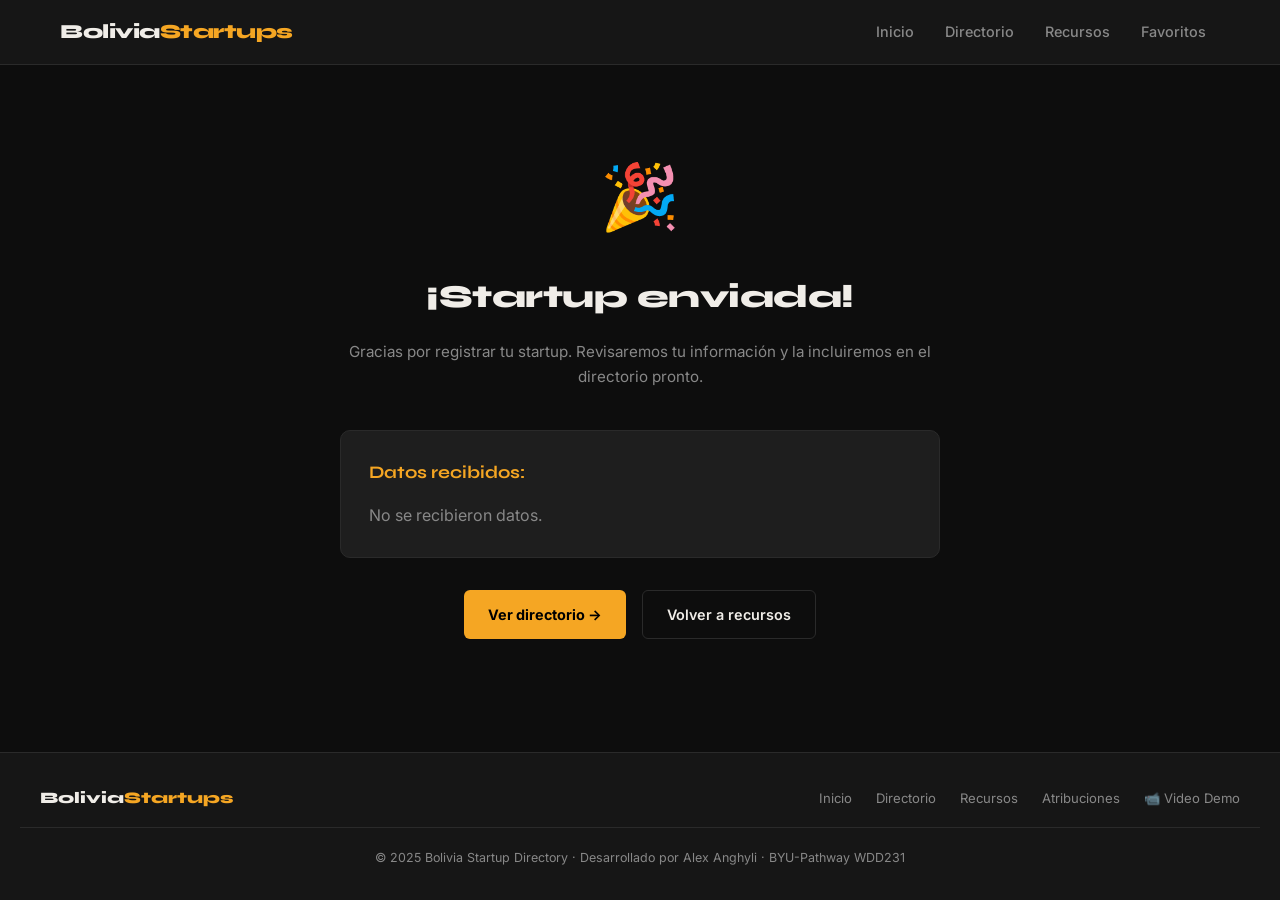
<file: final/thankyou.html>
<!DOCTYPE html>
<html lang="es">

<head>
  <meta charset="UTF-8" />
  <meta name="viewport" content="width=device-width, initial-scale=1.0" />
  <title>Startup Enviada — Bolivia Startup Directory</title>
  <meta name="description" content="Gracias por registrar tu startup en Bolivia Startup Directory." />
  <meta name="author" content="Alex Condori" />
  <link rel="icon" href="images/favicon.svg" type="image/svg+xml" />
  <link rel="preconnect" href="https://fonts.googleapis.com">
  <link rel="preconnect" href="https://fonts.gstatic.com" crossorigin>
  <link
    href="https://fonts.googleapis.com/css2?family=Syne:wght@400;600;700;800&family=Inter:wght@400;500;600&display=swap"
    rel="stylesheet">
  <link rel="stylesheet" href="styles/styles.css">
</head>

<body>

  <header>
    <div class="nav-wrapper">
      <a href="index.html" class="logo">Bolivia<span>Startups</span></a>
      <button class="hamburger" aria-label="Abrir menú" aria-expanded="false" aria-controls="nav-menu">
        <span></span><span></span><span></span>
      </button>
      <nav>
        <ul id="nav-menu" role="list">
          <li><a href="index.html">Inicio</a></li>
          <li><a href="directory.html">Directorio</a></li>
          <li><a href="resources.html">Recursos</a></li>
          <li><a href="directory.html">Favoritos <span class="fav-count">0</span></a></li>
        </ul>
      </nav>
    </div>
  </header>

  <main>
    <section class="container" style="padding:5rem 1.25rem;max-width:640px;margin:0 auto;text-align:center;">
      <div style="font-size:4rem;margin-bottom:1.5rem;">🎉</div>
      <h1
        style="font-family:var(--font-display);font-size:2rem;font-weight:800;letter-spacing:-0.5px;margin-bottom:1rem;">
        ¡Startup enviada!
      </h1>
      <p style="color:var(--clr-muted);margin-bottom:2.5rem;font-size:0.95rem;line-height:1.7;">
        Gracias por registrar tu startup. Revisaremos tu información y la incluiremos en el directorio pronto.
      </p>

      <div id="submitted-data"
        style="background:var(--clr-card);border:1px solid var(--clr-border);border-radius:var(--radius);padding:1.75rem;text-align:left;margin-bottom:2rem;">
        <h2
          style="font-family:var(--font-display);font-size:1.1rem;font-weight:700;margin-bottom:1rem;color:var(--clr-accent);">
          Datos recibidos:
        </h2>
        <dl id="data-list" style="display:grid;gap:0.75rem;"></dl>
      </div>

      <div style="display:flex;gap:1rem;justify-content:center;flex-wrap:wrap;">
        <a href="directory.html" class="btn-primary">Ver directorio →</a>
        <a href="resources.html" class="btn-ghost">Volver a recursos</a>
      </div>
    </section>
  </main>

  <footer>
    <div class="footer-inner">
      <div class="footer-logo">Bolivia<span>Startups</span></div>
      <ul class="footer-links" role="list">
        <li><a href="index.html">Inicio</a></li>
        <li><a href="directory.html">Directorio</a></li>
        <li><a href="resources.html">Recursos</a></li>
        <li><a href="attributions.html">Atribuciones</a></li>
        <li><a href="https://youtu.be/DEMO" target="_blank" rel="noopener" rel="noreferrer">📹 Video Demo</a></li>
      </ul>
    </div>
    <p class="footer-copy">© 2025 Bolivia Startup Directory · Desarrollado por Alex Anghyli · BYU-Pathway WDD231</p>
  </footer>

  <script type="module">
    import { initNav } from './js/app.js';
    initNav();

    const params = new URLSearchParams(window.location.search);
    const dataList = document.getElementById('data-list');
    const labels = {
      'startup-name': 'Nombre de la startup',
      'founder-name': 'Founder',
      'founder-email': 'Correo',
      'industry': 'Industria',
      'city': 'Ciudad',
      'stage': 'Etapa',
      'website': 'Sitio web',
      'description': 'Descripción',
    };

    let html = '';
    params.forEach((value, key) => {
      if (value && labels[key]) {
        html += `
          <div style="display:grid;grid-template-columns:140px 1fr;gap:0.5rem;font-size:0.88rem;border-bottom:1px solid var(--clr-border);padding-bottom:0.6rem;">
            <dt style="color:var(--clr-muted);font-weight:600;">${labels[key]}</dt>
            <dd style="color:var(--clr-text);">${value}</dd>
          </div>
        `;
      }
    });

    dataList.innerHTML = html || '<p style="color:var(--clr-muted);">No se recibieron datos.</p>';
  </script>
</body>

</html>
</file>
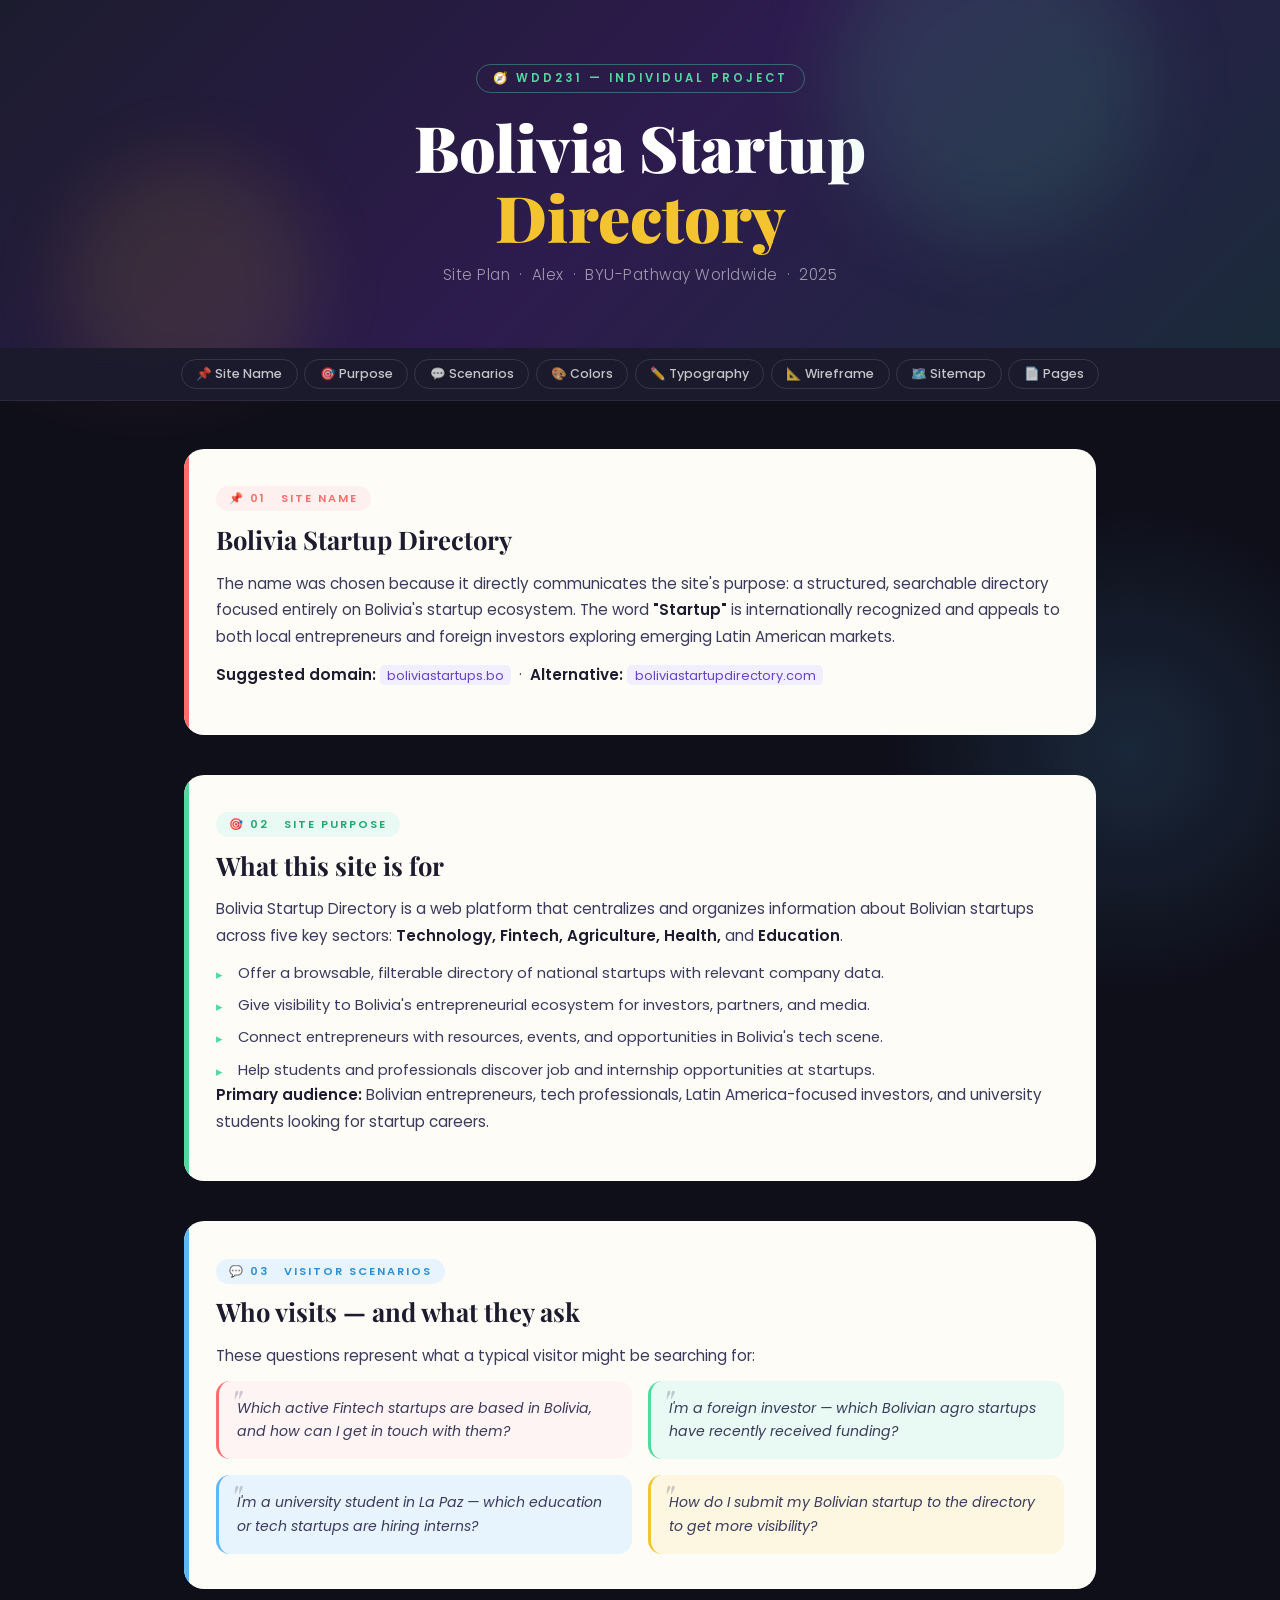
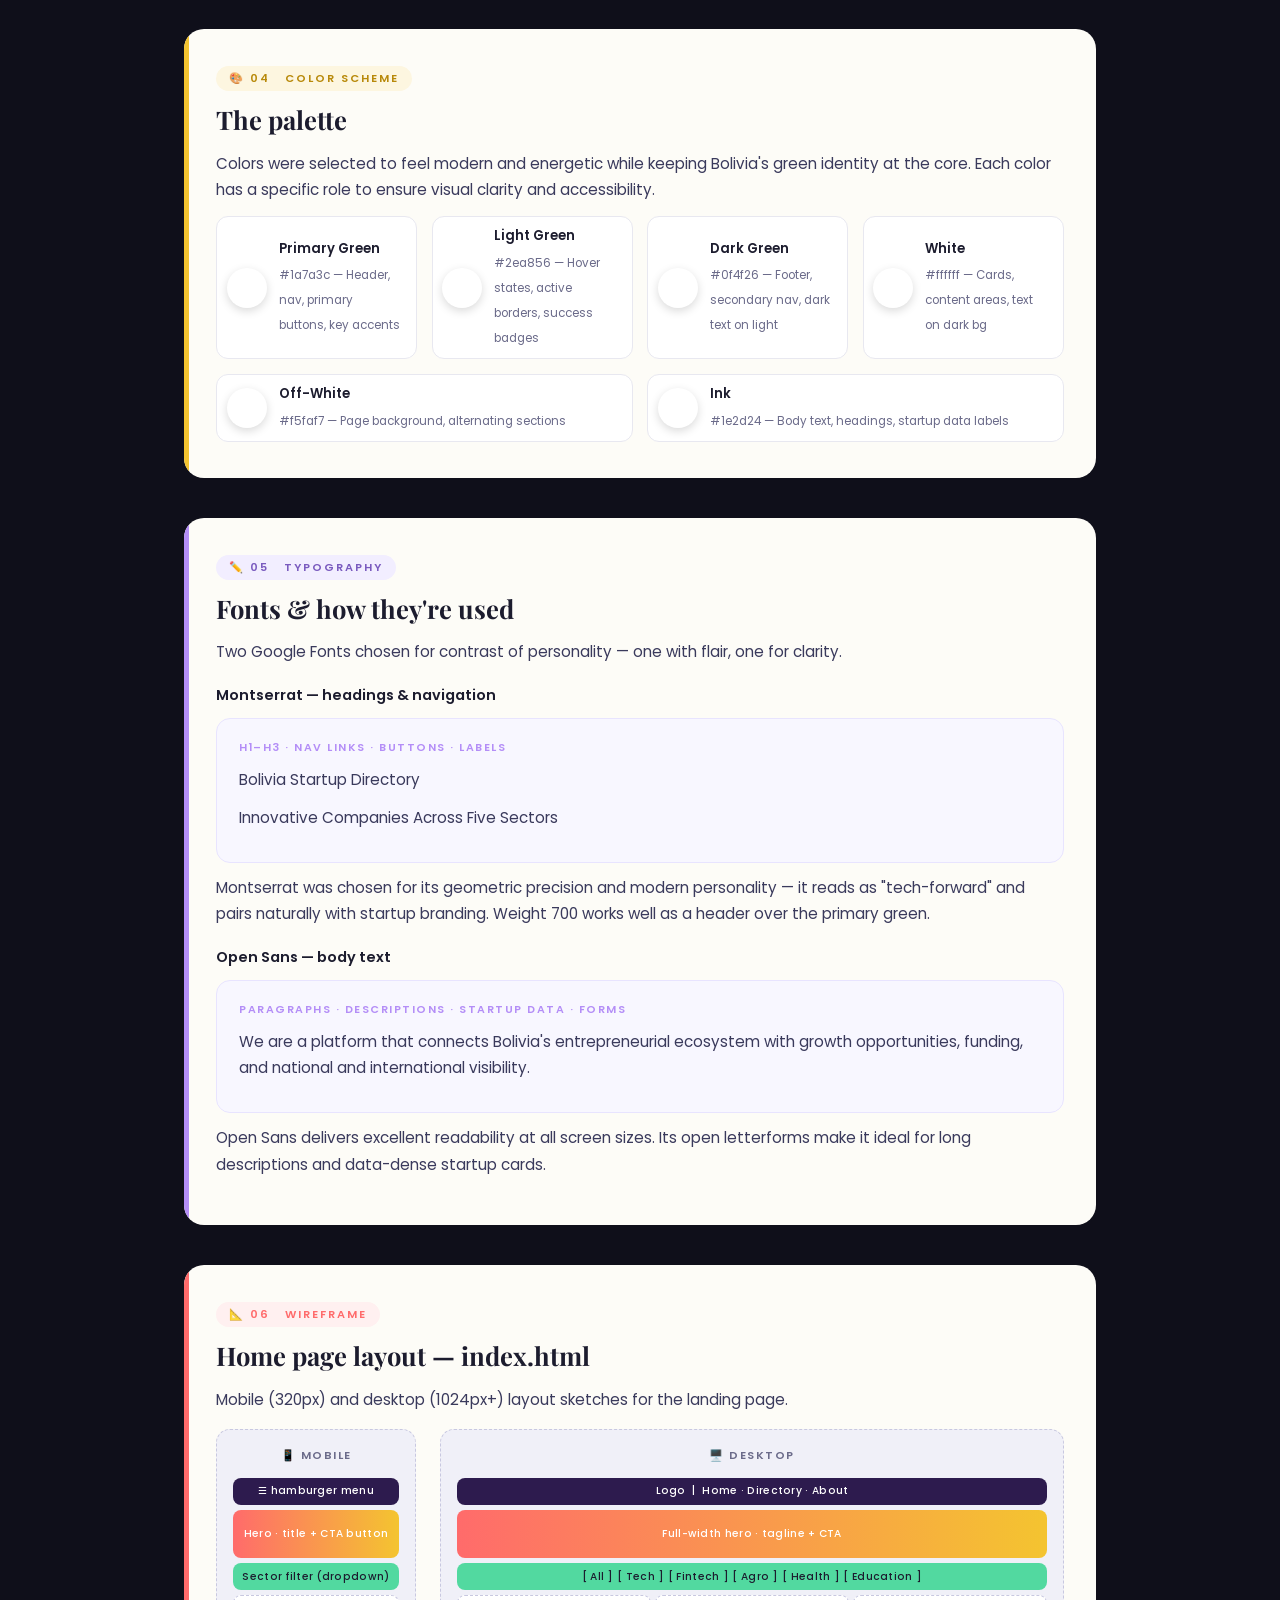
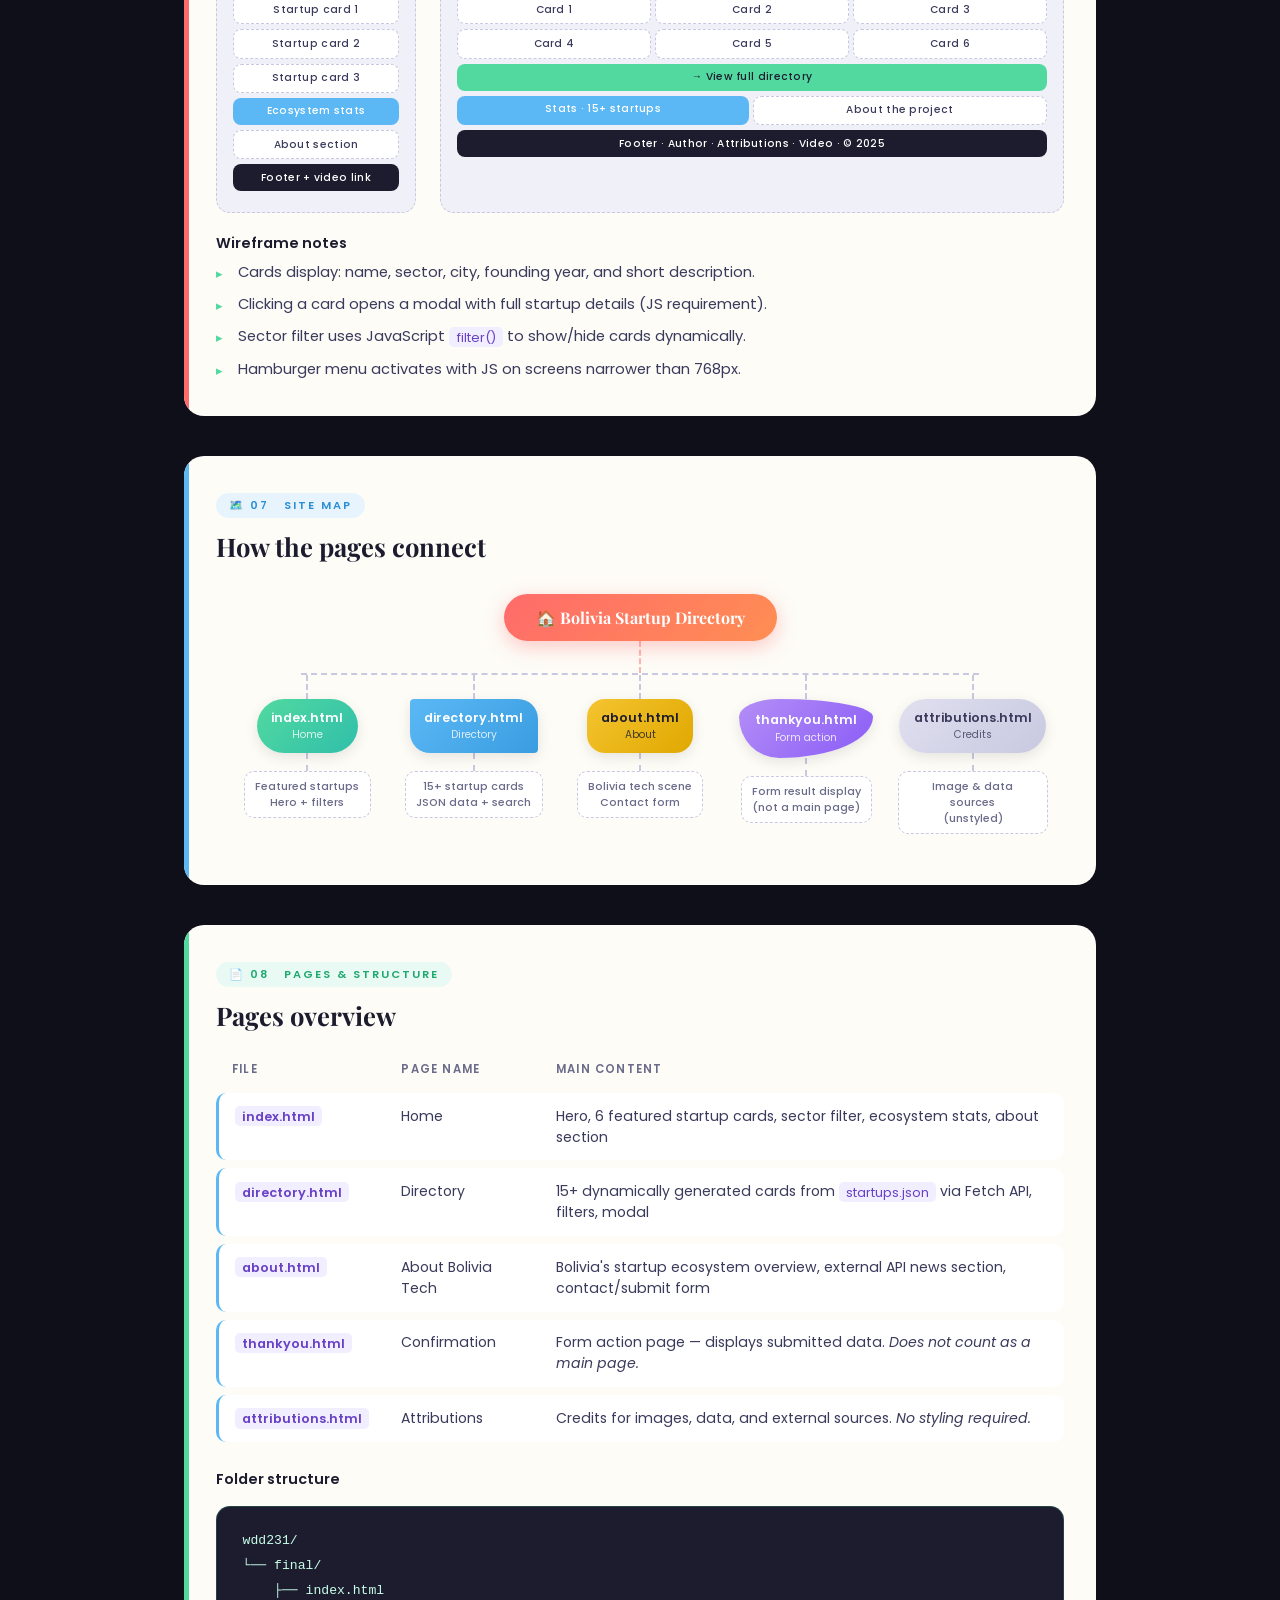
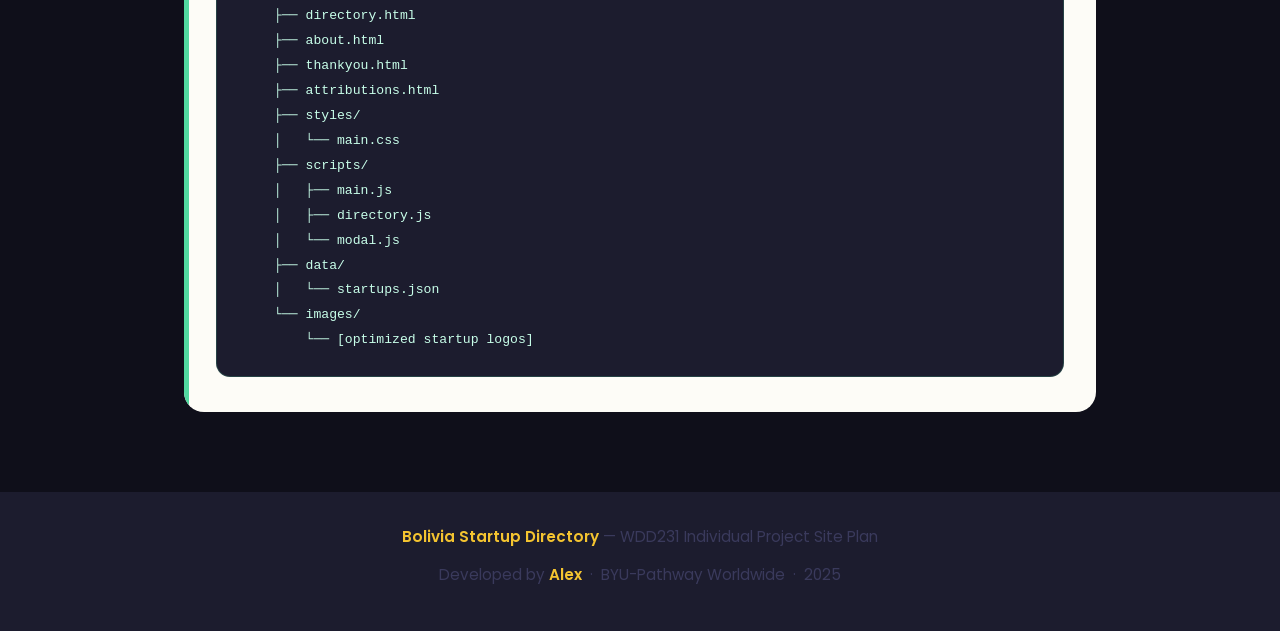
<file: siteplan/siteplan.html>
<!DOCTYPE html>
<html lang="en">
<head>
  <meta charset="UTF-8">
  <meta name="viewport" content="width=device-width, initial-scale=1.0">
  <meta name="description" content="Site Plan for Bolivia Startup Directory — WDD231 Individual Project">
  <meta name="author" content="Anghyli">
  <title>Site Plan — Bolivia Startup Directory</title>
  <link rel="icon" href="images/favicon.svg" type="image/svg+xml">
  <meta property="og:title" content="Bolivia Startup Directory — Site Plan">
  <meta property="og:description" content="Site plan for a dynamic web directory showcasing Bolivia's most innovative startups across Technology, Fintech, Agriculture, Health, and Education sectors.">
  <meta property="og:image" content="https://alexhombrejoven23.github.io/wdd231/siteplan/images/og-image.png">
  <meta property="og:url" content="https://alexhombrejoven23.github.io/wdd231/siteplan.html">
  <meta property="og:type" content="website">
  <link rel="stylesheet" href="styles/base.css">
  <link rel="stylesheet" href="styles/siteplan.css">
  <link rel="preconnect" href="https://fonts.googleapis.com">
  <link rel="preconnect" href="https://fonts.gstatic.com" crossorigin>
  <link href="https://fonts.googleapis.com/css2?family=Playfair+Display:wght@700;900&family=Poppins:wght@300;400;500;600&display=swap" rel="stylesheet">
</head>
<body>

  <!-- decorative blobs handled via CSS -->

  <header>
    <div class="blob1"></div>
    <div class="blob2"></div>
    <div class="header-eyebrow">🧭 WDD231 — Individual Project</div>
    <p class="header-h1-display">Bolivia Startup<br><span>Directory</span></p>
    <p class="sub">Site Plan &nbsp;·&nbsp; Alex &nbsp;·&nbsp; BYU-Pathway Worldwide &nbsp;·&nbsp; 2025</p>
  </header>

  <nav aria-label="Site plan navigation">
    <ul>
      <li><a href="#site-name">📌 Site Name</a></li>
      <li><a href="#purpose">🎯 Purpose</a></li>
      <li><a href="#scenarios">💬 Scenarios</a></li>
      <li><a href="#colors">🎨 Colors</a></li>
      <li><a href="#typography">✏️ Typography</a></li>
      <li><a href="#wireframe">📐 Wireframe</a></li>
      <li><a href="#sitemap">🗺️ Sitemap</a></li>
      <li><a href="#pages">📄 Pages</a></li>
    </ul>
  </nav>

  <main>
    <h1 class="sr-only">Bolivia Startup Directory — Site Plan</h1>

    <!-- 1. SITE NAME -->
    <section class="card accent-coral" id="site-name">
      <div class="card-label cl-coral">📌 01 &nbsp; Site Name</div>
      <h2 class="section-title">Bolivia Startup Directory</h2>
      <p>
        The name was chosen because it directly communicates the site's purpose: a structured, 
        searchable directory focused entirely on Bolivia's startup ecosystem. The word <strong>"Startup"</strong> 
        is internationally recognized and appeals to both local entrepreneurs and foreign investors 
        exploring emerging Latin American markets.
      </p>
      <p>
        <strong>Suggested domain:</strong> <code>boliviastartups.bo</code> &nbsp;·&nbsp;
        <strong>Alternative:</strong> <code>boliviastartupdirectory.com</code>
      </p>
    </section>

    <!-- 2. PURPOSE -->
    <section class="card accent-mint" id="purpose">
      <div class="card-label cl-mint">🎯 02 &nbsp; Site Purpose</div>
      <h2 class="section-title">What this site is for</h2>
      <p>
        Bolivia Startup Directory is a web platform that centralizes and organizes information 
        about Bolivian startups across five key sectors: <strong>Technology, Fintech, Agriculture, 
        Health,</strong> and <strong>Education</strong>.
      </p>
      <ul class="styled">
        <li>Offer a browsable, filterable directory of national startups with relevant company data.</li>
        <li>Give visibility to Bolivia's entrepreneurial ecosystem for investors, partners, and media.</li>
        <li>Connect entrepreneurs with resources, events, and opportunities in Bolivia's tech scene.</li>
        <li>Help students and professionals discover job and internship opportunities at startups.</li>
      </ul>
      <p>
        <strong>Primary audience:</strong> Bolivian entrepreneurs, tech professionals, Latin America-focused 
        investors, and university students looking for startup careers.
      </p>
    </section>

    <!-- 3. SCENARIOS -->
    <section class="card accent-sky" id="scenarios">
      <div class="card-label cl-sky">💬 03 &nbsp; Visitor Scenarios</div>
      <h2 class="section-title">Who visits — and what they ask</h2>
      <p>These questions represent what a typical visitor might be searching for:</p>
      <div class="scenario-grid">
        <div class="scenario-item si-1">
          Which active Fintech startups are based in Bolivia, and how can I get in touch with them?
        </div>
        <div class="scenario-item si-2">
          I'm a foreign investor — which Bolivian agro startups have recently received funding?
        </div>
        <div class="scenario-item si-3">
          I'm a university student in La Paz — which education or tech startups are hiring interns?
        </div>
        <div class="scenario-item si-4">
          How do I submit my Bolivian startup to the directory to get more visibility?
        </div>
      </div>
    </section>

    <!-- 4. COLORS -->
    <section class="card accent-mustard" id="colors">
      <div class="card-label cl-mustard">🎨 04 &nbsp; Color Scheme</div>
      <h2 class="section-title">The palette</h2>
      <p>
        Colors were selected to feel modern and energetic while keeping Bolivia's green identity 
        at the core. Each color has a specific role to ensure visual clarity and accessibility.
      </p>
      <div class="swatch-row">
        <div class="swatch">
          <div class="swatch-dot"></div>
          <div class="swatch-text">
            <strong>Primary Green</strong>
            <span>#1a7a3c — Header, nav, primary buttons, key accents</span>
          </div>
        </div>
        <div class="swatch">
          <div class="swatch-dot"></div>
          <div class="swatch-text">
            <strong>Light Green</strong>
            <span>#2ea856 — Hover states, active borders, success badges</span>
          </div>
        </div>
        <div class="swatch">
          <div class="swatch-dot"></div>
          <div class="swatch-text">
            <strong>Dark Green</strong>
            <span>#0f4f26 — Footer, secondary nav, dark text on light</span>
          </div>
        </div>
        <div class="swatch">
          <div class="swatch-dot"></div>
          <div class="swatch-text">
            <strong>White</strong>
            <span>#ffffff — Cards, content areas, text on dark bg</span>
          </div>
        </div>
        <div class="swatch">
          <div class="swatch-dot"></div>
          <div class="swatch-text">
            <strong>Off-White</strong>
            <span>#f5faf7 — Page background, alternating sections</span>
          </div>
        </div>
        <div class="swatch">
          <div class="swatch-dot"></div>
          <div class="swatch-text">
            <strong>Ink</strong>
            <span>#1e2d24 — Body text, headings, startup data labels</span>
          </div>
        </div>
      </div>
    </section>

    <!-- 5. TYPOGRAPHY -->
    <section class="card accent-lavender" id="typography">
      <div class="card-label cl-lavender">✏️ 05 &nbsp; Typography</div>
      <h2 class="section-title">Fonts &amp; how they're used</h2>
      <p>Two Google Fonts chosen for contrast of personality — one with flair, one for clarity.</p>

      <h3 class="sub-title">Montserrat — headings &amp; navigation</h3>
      <div class="type-block">
        <p class="type-tag">h1–h3 · nav links · buttons · labels</p>
        <p>
          Bolivia Startup Directory
        </p>
        <p>
          Innovative Companies Across Five Sectors
        </p>
      </div>
      <p>
        Montserrat was chosen for its geometric precision and modern personality — it reads as 
        "tech-forward" and pairs naturally with startup branding. Weight 700 works well as a 
        header over the primary green.
      </p>

      <h3 class="sub-title">Open Sans — body text</h3>
      <div class="type-block">
        <p class="type-tag">paragraphs · descriptions · startup data · forms</p>
        <p>
          We are a platform that connects Bolivia's entrepreneurial ecosystem with growth opportunities, 
          funding, and national and international visibility.
        </p>
      </div>
      <p>
        Open Sans delivers excellent readability at all screen sizes. Its open letterforms 
        make it ideal for long descriptions and data-dense startup cards.
      </p>
    </section>

    <!-- 6. WIREFRAME -->
    <section class="card accent-coral" id="wireframe">
      <div class="card-label cl-coral">📐 06 &nbsp; Wireframe</div>
      <h2 class="section-title">Home page layout — index.html</h2>
      <p>Mobile (320px) and desktop (1024px+) layout sketches for the landing page.</p>

      <div class="wireframe-duo">
        <!-- MOBILE -->
        <div class="wf-frame">
          <p class="wf-label">📱 Mobile</p>
          <div class="wf-el wf-nav">☰ hamburger menu</div>
          <div class="wf-el wf-hero">Hero · title + CTA button</div>
          <div class="wf-el wf-filter">Sector filter (dropdown)</div>
          <div class="wf-el wf-card">Startup card 1</div>
          <div class="wf-el wf-card">Startup card 2</div>
          <div class="wf-el wf-card">Startup card 3</div>
          <div class="wf-el wf-stat">Ecosystem stats</div>
          <div class="wf-el wf-card">About section</div>
          <div class="wf-el wf-footer">Footer + video link</div>
        </div>

        <!-- DESKTOP -->
        <div class="wf-frame">
          <p class="wf-label">🖥️ Desktop</p>
          <div class="wf-el wf-nav">Logo &nbsp;|&nbsp; Home · Directory · About</div>
          <div class="wf-el wf-hero">Full-width hero · tagline + CTA</div>
          <div class="wf-el wf-filter">[ All ] [ Tech ] [ Fintech ] [ Agro ] [ Health ] [ Education ]</div>
          <div class="wf-row">
            <div class="wf-el wf-card">Card 1</div>
            <div class="wf-el wf-card">Card 2</div>
            <div class="wf-el wf-card">Card 3</div>
          </div>
          <div class="wf-row">
            <div class="wf-el wf-card">Card 4</div>
            <div class="wf-el wf-card">Card 5</div>
            <div class="wf-el wf-card">Card 6</div>
          </div>
          <div class="wf-el wf-filter">→ View full directory</div>
          <div class="wf-row">
            <div class="wf-el wf-stat">Stats · 15+ startups</div>
            <div class="wf-el wf-card">About the project</div>
          </div>
          <div class="wf-el wf-footer">Footer · Author · Attributions · Video · © 2025</div>
        </div>
      </div>

      <h3 class="sub-title">Wireframe notes</h3>
      <ul class="styled">
        <li>Cards display: name, sector, city, founding year, and short description.</li>
        <li>Clicking a card opens a modal with full startup details (JS requirement).</li>
        <li>Sector filter uses JavaScript <code>filter()</code> to show/hide cards dynamically.</li>
        <li>Hamburger menu activates with JS on screens narrower than 768px.</li>
      </ul>
    </section>

    <!-- 7. SITEMAP -->
    <section class="card accent-sky" id="sitemap">
      <div class="card-label cl-sky">🗺️ 07 &nbsp; Site Map</div>
      <h2 class="section-title">How the pages connect</h2>

      <div class="sitemap-wrap">
        <div class="sitemap">

          <!-- ROOT -->
          <div class="sm-root">🏠 Bolivia Startup Directory</div>
          <div class="sm-connector-v"></div>
          <div class="sm-h-bar"></div>

          <!-- CHILD ROW -->
          <div class="sm-row">

            <div class="sm-child-wrap">
              <div class="sm-v-up"></div>
              <div class="sm-node shape-round nc-mint">index.html<span>Home</span></div>
              <div class="sm-v-down"></div>
              <div class="sm-sub">Featured startups<br>Hero + filters</div>
            </div>

            <div class="sm-child-wrap">
              <div class="sm-v-up"></div>
              <div class="sm-node shape-clipped nc-sky">directory.html<span>Directory</span></div>
              <div class="sm-v-down"></div>
              <div class="sm-sub">15+ startup cards<br>JSON data + search</div>
            </div>

            <div class="sm-child-wrap">
              <div class="sm-v-up"></div>
              <div class="sm-node shape-squircle nc-mustard">about.html<span>About</span></div>
              <div class="sm-v-down"></div>
              <div class="sm-sub">Bolivia tech scene<br>Contact form</div>
            </div>

            <div class="sm-child-wrap">
              <div class="sm-v-up"></div>
              <div class="sm-node shape-diamond-ish nc-lavender">thankyou.html<span>Form action</span></div>
              <div class="sm-v-down"></div>
              <div class="sm-sub">Form result display<br>(not a main page)</div>
            </div>

            <div class="sm-child-wrap">
              <div class="sm-v-up"></div>
              <div class="sm-node shape-round nc-gray">attributions.html<span>Credits</span></div>
              <div class="sm-v-down"></div>
              <div class="sm-sub">Image &amp; data sources<br>(unstyled)</div>
            </div>

          </div>

        </div>
      </div>
    </section>

    <!-- 8. PAGES -->
    <section class="card accent-mint" id="pages">
      <div class="card-label cl-mint">📄 08 &nbsp; Pages &amp; Structure</div>
      <h2 class="section-title">Pages overview</h2>

      <table class="pages-table">
        <thead>
          <tr>
            <th>File</th>
            <th>Page name</th>
            <th>Main content</th>
          </tr>
        </thead>
        <tbody>
          <tr>
            <td><code>index.html</code></td>
            <td>Home</td>
            <td>Hero, 6 featured startup cards, sector filter, ecosystem stats, about section</td>
          </tr>
          <tr>
            <td><code>directory.html</code></td>
            <td>Directory</td>
            <td>15+ dynamically generated cards from <code>startups.json</code> via Fetch API, filters, modal</td>
          </tr>
          <tr>
            <td><code>about.html</code></td>
            <td>About Bolivia Tech</td>
            <td>Bolivia's startup ecosystem overview, external API news section, contact/submit form</td>
          </tr>
          <tr>
            <td><code>thankyou.html</code></td>
            <td>Confirmation</td>
            <td>Form action page — displays submitted data. <em>Does not count as a main page.</em></td>
          </tr>
          <tr>
            <td><code>attributions.html</code></td>
            <td>Attributions</td>
            <td>Credits for images, data, and external sources. <em>No styling required.</em></td>
          </tr>
        </tbody>
      </table>

      <h3 class="sub-title">Folder structure</h3>
      <pre class="folder-tree">wdd231/
└── final/
    ├── index.html
    ├── directory.html
    ├── about.html
    ├── thankyou.html
    ├── attributions.html
    ├── styles/
    │   └── main.css
    ├── scripts/
    │   ├── main.js
    │   ├── directory.js
    │   └── modal.js
    ├── data/
    │   └── startups.json
    └── images/
        └── [optimized startup logos]</pre>
    </section>

  </main>

  <footer>
    <p><strong>Bolivia Startup Directory</strong> &mdash; WDD231 Individual Project Site Plan</p>
    <p>Developed by <strong>Alex</strong> &nbsp;·&nbsp; BYU-Pathway Worldwide &nbsp;·&nbsp; 2025</p>
  </footer>

  <script src="scripts/siteplan.js"></script>
</body>
</html>
</file>
<file: chamber/css/small.css>
:root {
  --primary:   #1a3a5c;
  --secondary: #c8952a;
  --accent:    #e63946;
  --bg:        #f5f0e8;
  --surface:   #ffffff;
  --text:      #1c1c1c;
  --muted:     #555555;
  --card-r:    8px;
  --shadow:    0 2px 10px rgba(0,0,0,0.12);
}

body.dark {
  --primary:   #4a90d9;
  --secondary: #e8b84b;
  --bg:        #0d1b2a;
  --surface:   #16263a;
  --text:      #e8e4dc;
  --muted:     #9aabb8;
}

*,
*::before,
*::after {
  box-sizing: border-box;
  margin: 0;
  padding: 0;
}

body {
  font-family: 'Source Sans 3', sans-serif;
  background: var(--bg);
  color: var(--text);
  transition: background 0.3s, color 0.3s;
  min-width: 320px;
}

a {
  color: inherit;
  text-decoration: none;
}

img {
  display: block;
  max-width: 100%;
}

header {
  background: var(--surface);
  border-bottom: 3px solid var(--secondary);
  position: sticky;
  top: 0;
  z-index: 100;
  box-shadow: var(--shadow);
}

.nav-inner {
  max-width: 1100px;
  margin: auto;
  display: flex;
  align-items: center;
  justify-content: space-between;
  padding: 0.75rem 1.25rem;
  gap: 1rem;
  position: relative;
}

.brand {
  display: flex;
  align-items: center;
  gap: 0.65rem;
}

.brand-icon {
  width: 42px;
  height: 42px;
  border: 2px solid var(--secondary);
  border-radius: 6px;
  display: flex;
  align-items: center;
  justify-content: center;
  font-size: 1.3rem;
  color: var(--secondary);
  flex-shrink: 0;
}

.brand-name {
  font-family: 'Playfair Display', serif;
  font-size: 1rem;
  font-weight: 700;
  color: var(--primary);
  line-height: 1.2;
}

nav {
  display: none;
  flex-direction: column;
  position: absolute;
  top: 100%;
  left: 0;
  right: 0;
  background: var(--surface);
  border-top: 2px solid var(--secondary);
  padding: 1rem 1.5rem;
  gap: 1rem;
  box-shadow: 0 4px 12px rgba(0,0,0,0.12);
  z-index: 99;
}

nav.open {
  display: flex;
}

nav a {
  font-size: 1rem;
  font-weight: 600;
  color: var(--muted);
  text-transform: uppercase;
  letter-spacing: 0.06em;
  padding-bottom: 2px;
  border-bottom: 2px solid transparent;
  transition: color 0.2s, border-color 0.2s;
}

nav a:hover,
nav a.active {
  color: var(--primary);
  border-color: var(--secondary);
}

.nav-controls {
  display: flex;
  align-items: center;
  gap: 0.6rem;
}

#theme-btn {
  background: none;
  border: 2px solid var(--primary);
  border-radius: 50%;
  width: 34px;
  height: 34px;
  cursor: pointer;
  font-size: 1rem;
  display: flex;
  align-items: center;
  justify-content: center;
  color: var(--primary);
  flex-shrink: 0;
  transition: background 0.2s, color 0.2s;
}

#theme-btn:hover {
  background: var(--primary);
  color: var(--surface);
}

#menu-btn {
  background: none;
  border: none;
  cursor: pointer;
  font-size: 1.5rem;
  color: var(--primary);
  flex-shrink: 0;
  display: flex;
  align-items: center;
  justify-content: center;
}

main {
  max-width: 1100px;
  margin: 1.5rem auto;
  padding: 0 1.25rem 2rem;
}

main > h1 {
  font-family: 'Playfair Display', serif;
  font-size: 1.6rem;
  font-weight: 900;
  color: var(--primary);
  margin-bottom: 1rem;
}

.view-controls {
  display: flex;
  gap: 0.5rem;
  margin-bottom: 1.25rem;
}

.view-btn {
  background: var(--surface);
  border: 2px solid var(--primary);
  color: var(--primary);
  font-family: 'Source Sans 3', sans-serif;
  font-weight: 600;
  font-size: 0.85rem;
  padding: 0.4rem 0.9rem;
  border-radius: 4px;
  cursor: pointer;
  transition: background 0.2s, color 0.2s;
}

.view-btn.active,
.view-btn:hover {
  background: var(--primary);
  color: #fff;
}

/* ── MEMBERS CONTAINER ── */
#members-container.grid-view {
  display: grid;
  grid-template-columns: 1fr;
  gap: 1rem;
}

#members-container.list-view {
  display: flex;
  flex-direction: column;
  gap: 0.5rem;
}

.member-card {
  background: var(--surface);
  border-radius: var(--card-r);
  box-shadow: var(--shadow);
  padding: 1rem;
  display: flex;
  flex-direction: column;
  gap: 0.6rem;
  border-top: 3px solid var(--secondary);
  transition: transform 0.2s, box-shadow 0.2s;
}

.member-card:hover {
  transform: translateY(-3px);
  box-shadow: 0 6px 18px rgba(0,0,0,0.15);
}

.member-card img {
  width: 100%;
  height: 140px;
  object-fit: cover;
  border-radius: 4px;
}

.member-card h2 {
  font-family: 'Playfair Display', serif;
  font-size: 1rem;
  font-weight: 700;
  color: var(--primary);
}

.member-card p {
  font-size: 0.8rem;
  color: var(--muted);
  line-height: 1.6;
}

.member-card a {
  font-size: 0.8rem;
  color: var(--primary);
  text-decoration: underline;
  word-break: break-all;
}

.membership-badge {
  display: inline-block;
  font-size: 0.7rem;
  font-weight: 700;
  text-transform: uppercase;
  letter-spacing: 0.07em;
  padding: 0.2rem 0.55rem;
  border-radius: 20px;
  align-self: flex-start;
}

.badge-1 { background: #e8e8e8; color: #555; }
.badge-2 { background: #c0c0c0; color: #333; }
.badge-3 { background: var(--secondary); color: #fff; }

.member-list-item {
  background: var(--surface);
  border-radius: var(--card-r);
  box-shadow: var(--shadow);
  padding: 0.75rem 1rem;
  display: flex;
  align-items: center;
  gap: 1rem;
  border-left: 4px solid var(--secondary);
  transition: background 0.2s;
}

.member-list-item:hover {
  background: rgba(200,149,42,0.06);
}

.member-list-item img {
  width: 50px;
  height: 50px;
  object-fit: cover;
  border-radius: 4px;
  flex-shrink: 0;
}

.list-info {
  flex: 1;
  min-width: 0;
}

.list-info h2 {
  font-family: 'Playfair Display', serif;
  font-size: 0.95rem;
  font-weight: 700;
  color: var(--primary);
  white-space: nowrap;
  overflow: hidden;
  text-overflow: ellipsis;
}

.list-info p {
  font-size: 0.78rem;
  color: var(--muted);
}

.list-info a {
  font-size: 0.78rem;
  color: var(--primary);
  text-decoration: underline;
}

footer {
  background: var(--primary);
  color: rgba(255,255,255,0.85);
  margin-top: 2.5rem;
}

.footer-inner {
  max-width: 1100px;
  margin: auto;
  display: grid;
  grid-template-columns: 1fr;
  gap: 1.25rem;
  padding: 1.75rem 1.25rem;
  text-align: center;
}

.footer-contact p {
  font-size: 0.82rem;
  line-height: 1.65;
}

.footer-contact strong {
  font-size: 0.95rem;
  font-family: 'Playfair Display', serif;
  color: var(--secondary);
  display: block;
  margin-bottom: 0.25rem;
}

.social-links {
  display: flex;
  gap: 0.75rem;
  justify-content: center;
}

.social-links a {
  width: 38px;
  height: 38px;
  border-radius: 50%;
  background: rgba(255,255,255,0.15);
  display: flex;
  align-items: center;
  justify-content: center;
  font-size: 1rem;
  font-weight: 700;
  color: #fff;
  transition: background 0.2s, transform 0.15s;
}

.social-links a:hover {
  background: var(--secondary);
  transform: scale(1.1);
}

.footer-meta {
  font-size: 0.75rem;
  color: rgba(255,255,255,0.55);
  line-height: 1.7;
}


.hero {
  width: 100%;
  position: relative;
  overflow: hidden;
}

.hero-bg {
  position: relative;
  width: 100%;
  height: 280px;
  background: linear-gradient(135deg, #1a3a5c 0%, #2a5f8f 50%, #c8952a 100%);
}

.hero-bg img {
  width: 100%;
  height: 100%;
  object-fit: cover;
  display: block;
}

.hero-bg.hero-fallback img {
  display: none;
}

.hero-overlay {
  position: absolute;
  inset: 0;
  background: rgba(10, 30, 55, 0.55);
  display: flex;
  align-items: center;
  justify-content: center;
  padding: 1.5rem;
}

.hero-content {
  text-align: center;
  color: #fff;
  max-width: 600px;
}

.hero-content h1 {
  font-family: 'Playfair Display', serif;
  font-size: 1.8rem;
  font-weight: 900;
  margin-bottom: 0.5rem;
  text-shadow: 0 2px 8px rgba(0,0,0,0.4);
}

.hero-content p {
  font-size: 0.95rem;
  margin-bottom: 1.2rem;
  opacity: 0.92;
  line-height: 1.5;
}

.hero-cta-btn {
  display: inline-block;
  background: var(--secondary);
  color: #fff;
  font-weight: 700;
  font-size: 0.9rem;
  text-transform: uppercase;
  letter-spacing: 0.08em;
  padding: 0.65rem 1.5rem;
  border-radius: 4px;
  transition: background 0.2s, transform 0.15s;
  text-decoration: none;
}

.hero-cta-btn:hover {
  background: #a87820;
  transform: translateY(-2px);
}

.home-main {
  max-width: 1100px;
  margin: 1.5rem auto;
  padding: 0 1.25rem 2rem;
  display: flex;
  flex-direction: column;
  gap: 1.5rem;
}

.home-section {
  display: flex;
  flex-direction: column;
  gap: 1rem;
}

.section-title {
  font-family: 'Playfair Display', serif;
  font-size: 1.4rem;
  font-weight: 700;
  color: var(--primary);
  margin-bottom: 0.25rem;
}

.section-card {
  background: var(--surface);
  border-radius: var(--card-r);
  box-shadow: var(--shadow);
  overflow: hidden;
}

.section-card.full-width {
  width: 100%;
}

.card-header {
  background: var(--primary);
  color: #fff;
  font-weight: 700;
  font-size: 0.85rem;
  text-transform: uppercase;
  letter-spacing: 0.07em;
  padding: 0.55rem 1rem;
}

.card-body {
  padding: 1rem;
}

.weather-section {
  display: grid;
  grid-template-columns: 1fr;
  gap: 1rem;
}

.weather-body {
  display: flex;
  align-items: center;
  gap: 1rem;
}

.weather-icon {
  font-size: 3rem;
  flex-shrink: 0;
}

.weather-temp {
  font-size: 1.6rem;
  font-weight: 700;
  color: var(--primary);
}

.weather-desc {
  font-size: 0.85rem;
  color: var(--muted);
  margin-bottom: 0.4rem;
}

.weather-details {
  list-style: none;
  font-size: 0.8rem;
  color: var(--muted);
  line-height: 1.8;
}

.forecast-list {
  list-style: none;
  display: flex;
  flex-direction: column;
  gap: 0.5rem;
}

.forecast-item {
  display: flex;
  justify-content: space-between;
  align-items: center;
  font-size: 0.85rem;
  padding: 0.3rem 0;
  border-bottom: 1px solid rgba(0,0,0,0.06);
}

.forecast-item:last-child { border-bottom: none; }
.forecast-item .day  { color: var(--muted); min-width: 36px; }
.forecast-item .temp { font-weight: 700; color: var(--primary); }
.forecast-desc       { font-size: 0.75rem; color: var(--muted); text-align: right; }

.events-list {
  list-style: none;
  display: flex;
  flex-direction: column;
  gap: 0.75rem;
}

.event-item {
  display: flex;
  gap: 0.75rem;
  align-items: flex-start;
  border-bottom: 1px solid rgba(0,0,0,0.06);
  padding-bottom: 0.75rem;
}

.event-item:last-child {
  border-bottom: none;
  padding-bottom: 0;
}

.event-date {
  background: var(--secondary);
  color: #fff;
  border-radius: 4px;
  padding: 0.3rem 0.5rem;
  text-align: center;
  font-size: 0.72rem;
  font-weight: 700;
  min-width: 38px;
  line-height: 1.3;
  flex-shrink: 0;
}

.event-date span {
  display: block;
  font-size: 1.1rem;
}

.event-title {
  font-weight: 600;
  font-size: 0.88rem;
  color: var(--text);
  line-height: 1.3;
}

.event-time {
  font-size: 0.78rem;
  color: var(--muted);
  margin-top: 0.2rem;
}

.spotlights-grid {
  display: grid;
  grid-template-columns: 1fr;
  gap: 1rem;
}

.spotlight-card {
  background: var(--surface);
  border-radius: var(--card-r);
  box-shadow: var(--shadow);
  padding: 1.25rem;
  display: flex;
  flex-direction: column;
  align-items: center;
  gap: 0.5rem;
  text-align: center;
  border-top: 3px solid var(--secondary);
  transition: transform 0.2s, box-shadow 0.2s;
}

.spotlight-card:hover {
  transform: translateY(-3px);
  box-shadow: 0 6px 18px rgba(0,0,0,0.15);
}

.spotlight-card img {
  width: 90px;
  height: 90px;
  object-fit: cover;
  border-radius: 8px;
  border: 2px solid var(--secondary);
}

.spotlight-card h3 {
  font-family: 'Playfair Display', serif;
  font-size: 1rem;
  font-weight: 700;
  color: var(--primary);
}

.spot-phone,
.spot-address {
  font-size: 0.8rem;
  color: var(--muted);
  line-height: 1.5;
}

.spot-link {
  font-size: 0.82rem;
  color: var(--primary);
  text-decoration: underline;
}

.join-main {
  max-width: 1100px;
  margin: 1.5rem auto;
  padding: 0 1.25rem 2rem;
}
 
.join-header {
  margin-bottom: 1.5rem;
}
 
.join-header h1 {
  font-family: 'Playfair Display', serif;
  font-size: 1.7rem;
  font-weight: 900;
  color: var(--primary);
  margin-bottom: 0.4rem;
}
 
.join-header p {
  font-size: 0.9rem;
  color: var(--muted);
}
 
.join-layout {
  display: flex;
  flex-direction: column;
  gap: 2rem;
}

.form-section {
  background: var(--surface);
  border-radius: var(--card-r);
  box-shadow: var(--shadow);
  padding: 1.5rem;
}
 
.form-section form {
  display: flex;
  flex-direction: column;
  gap: 1rem;
}
 
.form-section label {
  display: flex;
  flex-direction: column;
  gap: 0.3rem;
  font-size: 0.88rem;
  font-weight: 600;
  color: var(--text);
}
 
.form-section input,
.form-section select,
.form-section textarea {
  font-family: 'Source Sans 3', sans-serif;
  font-size: 0.95rem;
  padding: 0.55rem 0.75rem;
  border: 1.5px solid #ccc;
  border-radius: 4px;
  background: var(--bg);
  color: var(--text);
  transition: border-color 0.2s, box-shadow 0.2s;
  width: 100%;
}
 
.form-section input:focus,
.form-section select:focus,
.form-section textarea:focus {
  outline: none;
  border-color: var(--primary);
  box-shadow: 0 0 0 3px rgba(26, 58, 92, 0.12);
}
 
.form-section input:invalid:not(:placeholder-shown),
.form-section select:invalid {
  border-color: var(--accent);
}
 
.field-hint {
  font-size: 0.75rem;
  color: var(--muted);
  font-weight: 400;
}
 
.required {
  color: var(--accent);
}
 
.submit-btn {
  background: var(--primary);
  color: #fff;
  font-family: 'Source Sans 3', sans-serif;
  font-size: 1rem;
  font-weight: 700;
  padding: 0.75rem;
  border: none;
  border-radius: 4px;
  cursor: pointer;
  text-transform: uppercase;
  letter-spacing: 0.07em;
  transition: background 0.2s, transform 0.15s;
  margin-top: 0.5rem;
}
 
.submit-btn:hover {
  background: #0f2640;
  transform: translateY(-2px);
}

.membership-cards {
  display: flex;
  flex-direction: column;
  gap: 1rem;
}
 
.membership-cards h2 {
  font-family: 'Playfair Display', serif;
  font-size: 1.3rem;
  font-weight: 700;
  color: var(--primary);
  margin-bottom: 0.25rem;
}

.mem-card {
  background: var(--surface);
  border-radius: var(--card-r);
  box-shadow: var(--shadow);
  padding: 1.25rem;
  display: flex;
  flex-direction: column;
  align-items: center;
  text-align: center;
  gap: 0.4rem;
  border-top: 4px solid var(--secondary);
  opacity: 0;
  transform: translateY(20px);
  animation: cardFadeIn 0.5s ease forwards;
}
 
.mem-card:nth-child(2) { animation-delay: 0.1s; }
.mem-card:nth-child(3) { animation-delay: 0.25s; }
.mem-card:nth-child(4) { animation-delay: 0.4s; }
.mem-card:nth-child(5) { animation-delay: 0.55s; }
 
@keyframes cardFadeIn {
  to {
    opacity: 1;
    transform: translateY(0);
  }
}
 
.mem-np     { border-top-color: #5a9a6f; }
.mem-bronze { border-top-color: #cd7f32; }
.mem-silver { border-top-color: #a8a9ad; }
.mem-gold   { border-top-color: var(--secondary); }
 
.mem-icon {
  font-size: 2rem;
}
 
.mem-card h3 {
  font-family: 'Playfair Display', serif;
  font-size: 1rem;
  font-weight: 700;
  color: var(--primary);
}
 
.mem-card p {
  font-size: 0.8rem;
  color: var(--muted);
}
 
.mem-info-btn {
  margin-top: 0.4rem;
  background: none;
  border: 2px solid var(--primary);
  color: var(--primary);
  font-family: 'Source Sans 3', sans-serif;
  font-size: 0.82rem;
  font-weight: 600;
  padding: 0.35rem 0.9rem;
  border-radius: 4px;
  cursor: pointer;
  transition: background 0.2s, color 0.2s;
}
 
.mem-info-btn:hover {
  background: var(--primary);
  color: #fff;
}
 
.mem-modal {
  border: none;
  border-radius: var(--card-r);
  box-shadow: 0 8px 32px rgba(0,0,0,0.25);
  padding: 0;
  max-width: 480px;
  width: 90%;
  background: var(--surface);
  color: var(--text);
}
 
.mem-modal::backdrop {
  background: rgba(0,0,0,0.45);
}
 
.modal-inner {
  padding: 1.75rem;
  display: flex;
  flex-direction: column;
  gap: 0.75rem;
}
 
.modal-inner h2 {
  font-family: 'Playfair Display', serif;
  font-size: 1.2rem;
  font-weight: 700;
  color: var(--primary);
}
 
.modal-price {
  font-size: 0.85rem;
  font-weight: 700;
  color: var(--secondary);
}
 
.modal-inner ul {
  list-style: none;
  display: flex;
  flex-direction: column;
  gap: 0.4rem;
}
 
.modal-inner ul li {
  font-size: 0.88rem;
  color: var(--text);
  line-height: 1.5;
}
 
.modal-close-btn {
  align-self: flex-end;
  background: var(--primary);
  color: #fff;
  border: none;
  border-radius: 4px;
  padding: 0.5rem 1.2rem;
  font-family: 'Source Sans 3', sans-serif;
  font-weight: 600;
  font-size: 0.88rem;
  cursor: pointer;
  margin-top: 0.5rem;
  transition: background 0.2s;
}
 
.modal-close-btn:hover {
  background: #0f2640;
}
 
.thankyou-main {
  max-width: 700px;
  margin: 2.5rem auto;
  padding: 0 1.25rem 2rem;
}
 
.thankyou-card {
  background: var(--surface);
  border-radius: var(--card-r);
  box-shadow: var(--shadow);
  padding: 2rem 1.5rem;
  text-align: center;
  display: flex;
  flex-direction: column;
  align-items: center;
  gap: 1rem;
}
 
.thankyou-icon {
  font-size: 3.5rem;
}
 
.thankyou-card h1 {
  font-family: 'Playfair Display', serif;
  font-size: 1.8rem;
  font-weight: 900;
  color: var(--primary);
}
 
.thankyou-subtitle {
  font-size: 0.9rem;
  color: var(--muted);
  max-width: 480px;
  line-height: 1.6;
}
 
.submission-summary {
  width: 100%;
  background: var(--bg);
  border-radius: var(--card-r);
  padding: 1.25rem;
  text-align: left;
  margin-top: 0.5rem;
}
 
.submission-summary h2 {
  font-family: 'Playfair Display', serif;
  font-size: 1.1rem;
  font-weight: 700;
  color: var(--primary);
  margin-bottom: 1rem;
  padding-bottom: 0.5rem;
  border-bottom: 2px solid var(--secondary);
}
 
.summary-grid {
  display: flex;
  flex-direction: column;
  gap: 0.6rem;
}
 
.summary-item {
  display: flex;
  flex-direction: column;
  gap: 0.1rem;
  padding-bottom: 0.6rem;
  border-bottom: 1px solid rgba(0,0,0,0.06);
}
 
.summary-item:last-child {
  border-bottom: none;
}
 
.summary-label {
  font-size: 0.75rem;
  font-weight: 700;
  text-transform: uppercase;
  letter-spacing: 0.06em;
  color: var(--muted);
}
 
.summary-value {
  font-size: 0.95rem;
  color: var(--text);
  font-weight: 600;
}
 
.back-btn {
  display: inline-block;
  background: var(--secondary);
  color: #fff;
  font-weight: 700;
  font-size: 0.9rem;
  padding: 0.65rem 1.5rem;
  border-radius: 4px;
  text-decoration: none;
  margin-top: 0.5rem;
  transition: background 0.2s, transform 0.15s;
}
 
.back-btn:hover {
  background: #a87820;
  transform: translateY(-2px);
}

/* ============================================================
   W05 – Discover Page (small.css)
   ============================================================ */

.discover-main {
  max-width: 1100px;
  margin: 1.5rem auto;
  padding: 0 1.25rem 2rem;
}

.discover-header {
  margin-bottom: 1.25rem;
}

.discover-header h1 {
  font-family: 'Playfair Display', serif;
  font-size: 1.7rem;
  font-weight: 900;
  color: var(--primary);
  margin-bottom: 0.4rem;
}

.discover-header p {
  font-size: 0.9rem;
  color: var(--muted);
  line-height: 1.6;
  max-width: 680px;
}

.visitor-msg {
  background: var(--secondary);
  color: #fff;
  font-size: 0.9rem;
  font-weight: 600;
  padding: 0.65rem 1rem;
  border-radius: var(--card-r);
  margin-bottom: 1.25rem;
  display: none;
}

.visitor-msg:not(:empty) {
  display: block;
}

.places-grid {
  display: grid;
  grid-template-columns: 1fr;
  grid-template-areas:
    "place1"
    "place2"
    "place3"
    "place4"
    "place5"
    "place6"
    "place7"
    "place8";
  gap: 1.25rem;
}

.place-card {
  background: var(--surface);
  border-radius: var(--card-r);
  box-shadow: var(--shadow);
  padding: 1rem;
  display: flex;
  flex-direction: column;
  gap: 0.6rem;
  border-top: 3px solid var(--secondary);
}

.place-card h2 {
  font-family: 'Playfair Display', serif;
  font-size: 1.05rem;
  font-weight: 700;
  color: var(--primary);
}

.place-card figure {
  margin: 0;
  border-radius: 4px;
  overflow: hidden;
}

.place-card figure img {
  width: 100%;
  height: 200px;
  object-fit: cover;
  display: block;
  border-radius: 4px;
}

.place-card p {
  font-size: 0.85rem;
  color: var(--text);
  line-height: 1.6;
}

.place-card address {
  font-style: italic;
  font-size: 0.8rem;
  color: var(--muted);
}

.learn-more-btn {
  background: var(--primary);
  color: #fff;
  border: none;
  border-radius: 4px;
  padding: 0.6rem 1rem;
  font-family: 'Source Sans 3', sans-serif;
  font-size: 0.88rem;
  font-weight: 600;
  cursor: pointer;
  width: 100%;
  transition: background 0.2s;
  margin-top: auto;
}

.learn-more-btn:hover {
  background: #0f2640;
}
</file>
<file: chamber/css/larger.css>
@media (min-width: 640px) {
  #menu-btn { display: none; }

  nav {
    display: flex !important;
    flex-direction: row;
    position: static;
    background: transparent;
    border-top: none;
    padding: 0;
    gap: 1.5rem;
    box-shadow: none;
  }

  nav a { font-size: 0.9rem; }
  main > h1 { font-size: 2rem; }

  #members-container.grid-view { grid-template-columns: repeat(2, 1fr); }
  .member-card img { height: 160px; }

  .footer-inner { grid-template-columns: 1fr auto 1fr; text-align: left; }
  .social-links { justify-content: center; }
  .footer-meta { text-align: right; }

  .hero-bg { height: 380px; }
  .hero-content h1 { font-size: 2.5rem; }
  .hero-content p { font-size: 1.05rem; }
  .weather-section { grid-template-columns: 1fr 1fr; }
  .spotlights-grid { grid-template-columns: repeat(2, 1fr); }

  .join-layout { flex-direction: row; align-items: flex-start; }
  .form-section { flex: 1 1 60%; }
  .membership-cards { flex: 0 0 280px; position: sticky; top: 80px; }

  .summary-item { flex-direction: row; justify-content: space-between; align-items: center; }
  .summary-label { min-width: 180px; }
}

@media (min-width: 900px) {
  .brand-name { font-size: 1.1rem; }

  #members-container.grid-view { grid-template-columns: repeat(3, 1fr); }
  .member-card img { height: 180px; }
  .member-list-item img { width: 60px; height: 60px; }
  .list-info h2 { font-size: 1rem; }
  .list-info p, .list-info a { font-size: 0.85rem; }

  .hero-bg { height: 460px; }
  .hero-content h1 { font-size: 3rem; }
  .spotlights-grid { grid-template-columns: repeat(3, 1fr); }
  .home-section.weather-section { grid-template-columns: 1fr 1fr; }
}

/* 
   W05 – Discover Page (larger.css)
*/

/* Medium screen */
@media (min-width: 641px) and (max-width: 1024px) {
  .places-grid {
    grid-template-columns: 1fr;
    grid-template-areas:
      "place1"
      "place2"
      "place3"
      "place4"
      "place5"
      "place6"
      "place7"
      "place8";
  }

  .place-card {
    display: grid;
    grid-template-columns: 240px 1fr;
    grid-template-rows: auto auto auto auto;
    grid-template-areas:
      "img  title"
      "img  desc"
      "img  addr"
      "btn  btn";
    gap: 0 1rem;
    align-items: start;
  }

  .place-card h2       { grid-area: title; align-self: end; }
  .place-card figure   { grid-area: img;   margin: 0; }
  .place-card p        { grid-area: desc; }
  .place-card address  { grid-area: addr; }
  .learn-more-btn      { grid-area: btn; }

  .place-card figure img {
    width: 240px;
    height: 180px;
    object-fit: cover;
    border-radius: 4px;
    transition: transform 0.3s ease, box-shadow 0.3s ease, filter 0.3s ease;
  }

  .place-card figure img:hover {
    transform: scale(1.04);
    box-shadow: 0 6px 20px rgba(0,0,0,0.25);
    filter: brightness(1.08) saturate(1.15);
  }
}

/* Large screens: 1025px+ — 2 columns, image left + text right */
@media (min-width: 1025px) {
  .places-grid {
    grid-template-columns: 1fr 1fr;
    grid-template-areas:
      "place1 place2"
      "place3 place4"
      "place5 place6"
      "place7 place8";
  }

  .place-card {
    display: grid;
    grid-template-columns: 240px 1fr;
    grid-template-rows: auto auto auto auto;
    grid-template-areas:
      "img  title"
      "img  desc"
      "img  addr"
      "btn  btn";
    gap: 0 1rem;
    align-items: start;
  }

  .place-card h2       { grid-area: title; align-self: end; }
  .place-card figure   { grid-area: img;   margin: 0; }
  .place-card p        { grid-area: desc; }
  .place-card address  { grid-area: addr; }
  .learn-more-btn      { grid-area: btn; }

  .place-card figure img {
    width: 240px;
    height: 180px;
    object-fit: cover;
    border-radius: 4px;
    transition: transform 0.3s ease, box-shadow 0.3s ease, filter 0.3s ease;
  }

  .place-card figure img:hover {
    transform: scale(1.04);
    box-shadow: 0 6px 20px rgba(0,0,0,0.25);
    filter: brightness(1.08) saturate(1.15);
  }
}
</file>
<file: final/styles/styles.css>
:root {
  --clr-bg: #0d0d0d;
  --clr-surface: #161616;
  --clr-card: #1e1e1e;
  --clr-border: #2a2a2a;
  --clr-accent: #f5a623;      
  --clr-accent2: #e84040;     
  --clr-accent3: #3ecf8e;    
  --clr-text: #f0ede8;
  --clr-muted: #888;
  --clr-tag-bg: #252525;

  --font-display: 'Syne', sans-serif;
  --font-body: 'Inter', sans-serif;

  --radius: 10px;
  --radius-sm: 6px;
  --transition: 0.22s ease;
  --shadow: 0 4px 24px rgba(0,0,0,0.4);
}

/* Screen reader only */
.sr-only {
  position: absolute;
  width: 1px;
  height: 1px;
  padding: 0;
  margin: -1px;
  overflow: hidden;
  clip: rect(0,0,0,0);
  white-space: nowrap;
  border: 0;
}

/* --- Reset --- */
*, *::before, *::after { box-sizing: border-box; margin: 0; padding: 0; }

html { scroll-behavior: smooth; }

body {
  background: var(--clr-bg);
  color: var(--clr-text);
  font-family: var(--font-body);
  font-size: 1rem;
  line-height: 1.6;
  min-height: 100vh;
  display: flex;
  flex-direction: column;
}

img { max-width: 100%; display: block; }
a { color: inherit; text-decoration: none; }

/* --- Header / Nav --- */
header {
  background: var(--clr-surface);
  border-bottom: 1px solid var(--clr-border);
  position: sticky;
  top: 0;
  z-index: 100;
}

.nav-wrapper {
  max-width: 1200px;
  margin: 0 auto;
  padding: 0 1.25rem;
  display: flex;
  align-items: center;
  justify-content: space-between;
  height: 64px;
}

.logo {
  font-family: var(--font-display);
  font-weight: 800;
  font-size: 1.25rem;
  letter-spacing: -0.5px;
  color: var(--clr-text);
}

.logo span { color: var(--clr-accent); }

nav ul {
  list-style: none;
  display: flex;
  gap: 0.25rem;
  align-items: center;
}

nav a {
  font-size: 0.9rem;
  font-weight: 500;
  padding: 0.4rem 0.85rem;
  border-radius: var(--radius-sm);
  color: var(--clr-muted);
  transition: color var(--transition), background var(--transition);
}

nav a:hover,
nav a[aria-current="page"] {
  color: var(--clr-text);
  background: var(--clr-card);
}

nav a[aria-current="page"] {
  color: var(--clr-accent);
}

/* Hamburger */
.hamburger {
  display: none;
  flex-direction: column;
  gap: 5px;
  background: none;
  border: none;
  cursor: pointer;
  padding: 0.4rem;
  border-radius: var(--radius-sm);
}

.hamburger span {
  display: block;
  width: 24px;
  height: 2px;
  background: var(--clr-text);
  border-radius: 2px;
  transition: transform var(--transition), opacity var(--transition);
}

.hamburger.open span:nth-child(1) { transform: translateY(7px) rotate(45deg); }
.hamburger.open span:nth-child(2) { opacity: 0; }
.hamburger.open span:nth-child(3) { transform: translateY(-7px) rotate(-45deg); }

main { flex: 1; }

.container {
  max-width: 1200px;
  margin: 0 auto;
  padding: 0 1.25rem;
}

/*  Hero (index)  */
.hero {
  padding: 5rem 1.25rem 4rem;
  max-width: 1200px;
  margin: 0 auto;
}

.hero-eyebrow {
  display: inline-flex;
  align-items: center;
  gap: 0.5rem;
  font-size: 0.78rem;
  font-weight: 600;
  letter-spacing: 0.12em;
  text-transform: uppercase;
  color: var(--clr-accent);
  margin-bottom: 1.5rem;
}

.hero-eyebrow::before {
  content: '';
  display: block;
  width: 28px;
  height: 2px;
  background: var(--clr-accent);
}

.hero h1 {
  font-family: var(--font-display);
  font-size: clamp(2.4rem, 6vw, 4.8rem);
  font-weight: 800;
  line-height: 1.05;
  letter-spacing: -1.5px;
  margin-bottom: 1.5rem;
  max-width: 14ch;
}

.hero h1 em {
  font-style: normal;
  color: var(--clr-accent);
}

.hero-sub {
  font-size: 1.05rem;
  color: var(--clr-muted);
  max-width: 52ch;
  margin-bottom: 2.5rem;
  line-height: 1.7;
}

.btn-primary {
  display: inline-flex;
  align-items: center;
  gap: 0.5rem;
  background: var(--clr-accent);
  color: #000;
  font-weight: 700;
  font-size: 0.9rem;
  padding: 0.75rem 1.5rem;
  border-radius: var(--radius-sm);
  transition: opacity var(--transition), transform var(--transition);
  border: none;
  cursor: pointer;
}

.btn-primary:hover { opacity: 0.88; transform: translateY(-1px); }

.btn-ghost {
  display: inline-flex;
  align-items: center;
  gap: 0.5rem;
  background: transparent;
  color: var(--clr-text);
  font-weight: 600;
  font-size: 0.9rem;
  padding: 0.75rem 1.5rem;
  border-radius: var(--radius-sm);
  border: 1px solid var(--clr-border);
  cursor: pointer;
  transition: border-color var(--transition), background var(--transition);
}

.btn-ghost:hover { border-color: var(--clr-accent); background: var(--clr-card); }

.hero-actions { display: flex; gap: 1rem; flex-wrap: wrap; }

/* Stats bar */
.stats-bar {
  display: grid;
  grid-template-columns: repeat(3, 1fr);
  gap: 1px;
  background: var(--clr-border);
  border: 1px solid var(--clr-border);
  border-radius: var(--radius);
  overflow: hidden;
  margin: 4rem 0;
}

.stat {
  background: var(--clr-surface);
  padding: 1.5rem 1.75rem;
  text-align: center;
}

.stat-number {
  font-family: var(--font-display);
  font-size: 2.2rem;
  font-weight: 800;
  color: var(--clr-accent);
  line-height: 1;
}

.stat-label {
  font-size: 0.8rem;
  color: var(--clr-muted);
  margin-top: 0.3rem;
  text-transform: uppercase;
  letter-spacing: 0.06em;
}

/* Featured startups on home */
.section-title {
  font-family: var(--font-display);
  font-size: 1.6rem;
  font-weight: 700;
  letter-spacing: -0.5px;
  margin-bottom: 0.5rem;
}

.section-sub {
  color: var(--clr-muted);
  font-size: 0.9rem;
  margin-bottom: 2rem;
}

.section-header {
  display: flex;
  align-items: flex-end;
  justify-content: space-between;
  margin-bottom: 1.5rem;
  flex-wrap: wrap;
  gap: 1rem;
}

.featured-grid {
  display: grid;
  grid-template-columns: repeat(auto-fill, minmax(300px, 1fr));
  gap: 1rem;
  margin-bottom: 4rem;
}

/* Startup Card */
.startup-card {
  background: var(--clr-card);
  border: 1px solid var(--clr-border);
  border-radius: var(--radius);
  padding: 1.5rem;
  cursor: pointer;
  transition: border-color var(--transition), transform var(--transition), box-shadow var(--transition);
  display: flex;
  flex-direction: column;
  gap: 1rem;
}

.startup-card:hover {
  border-color: var(--clr-accent);
  transform: translateY(-3px);
  box-shadow: var(--shadow);
}

.card-top {
  display: flex;
  align-items: flex-start;
  justify-content: space-between;
  gap: 0.5rem;
}

.card-logo {
  font-size: 2rem;
  width: 48px;
  height: 48px;
  display: flex;
  align-items: center;
  justify-content: center;
  background: var(--clr-surface);
  border-radius: var(--radius-sm);
  border: 1px solid var(--clr-border);
  flex-shrink: 0;
}

.stage-badge {
  font-size: 0.7rem;
  font-weight: 700;
  text-transform: uppercase;
  letter-spacing: 0.08em;
  padding: 0.25rem 0.6rem;
  border-radius: 100px;
  border: 1px solid;
}

.stage-badge.pre-seed { color: #888; border-color: #444; }
.stage-badge.seed { color: var(--clr-accent3); border-color: var(--clr-accent3); }
.stage-badge.series-a { color: var(--clr-accent); border-color: var(--clr-accent); }

.card-name {
  font-family: var(--font-display);
  font-size: 1.05rem;
  font-weight: 700;
  line-height: 1.2;
}

.card-industry {
  font-size: 0.8rem;
  color: var(--clr-muted);
  margin-top: 0.15rem;
}

.card-city {
  font-size: 0.8rem;
  color: var(--clr-muted);
  display: flex;
  align-items: center;
  gap: 0.3rem;
}

.card-desc {
  font-size: 0.85rem;
  color: #aaa;
  line-height: 1.55;
  display: -webkit-box;
  -webkit-line-clamp: 2;
  -webkit-box-orient: vertical;
  overflow: hidden;
}

.card-tags {
  display: flex;
  flex-wrap: wrap;
  gap: 0.4rem;
  margin-top: auto;
}

.tag {
  font-size: 0.72rem;
  background: var(--clr-tag-bg);
  color: var(--clr-muted);
  border: 1px solid var(--clr-border);
  padding: 0.2rem 0.55rem;
  border-radius: 100px;
}

.card-footer {
  display: flex;
  align-items: center;
  justify-content: space-between;
  font-size: 0.8rem;
  color: var(--clr-muted);
  border-top: 1px solid var(--clr-border);
  padding-top: 0.85rem;
  margin-top: 0.25rem;
}

.industries-grid {
  display: grid;
  grid-template-columns: repeat(auto-fill, minmax(160px, 1fr));
  gap: 0.75rem;
  margin-bottom: 5rem;
}

.industry-chip {
  background: var(--clr-card);
  border: 1px solid var(--clr-border);
  border-radius: var(--radius);
  padding: 1.25rem 1rem;
  text-align: center;
  font-size: 0.85rem;
  font-weight: 600;
  color: var(--clr-muted);
  cursor: pointer;
  transition: border-color var(--transition), color var(--transition), background var(--transition);
}

.industry-chip:hover,
.industry-chip.active {
  border-color: var(--clr-accent);
  color: var(--clr-accent);
  background: rgba(245, 166, 35, 0.06);
}

.industry-chip .icon { font-size: 1.5rem; display: block; margin-bottom: 0.4rem; }

/* Directory page  */
.dir-header {
  padding: 3rem 1.25rem 2rem;
  max-width: 1200px;
  margin: 0 auto;
}

.dir-header h1 {
  font-family: var(--font-display);
  font-size: clamp(1.8rem, 4vw, 2.8rem);
  font-weight: 800;
  letter-spacing: -0.8px;
  margin-bottom: 0.5rem;
}

.search-filter-bar {
  display: flex;
  gap: 0.75rem;
  flex-wrap: wrap;
  margin: 1.5rem 0 2rem;
}

.search-input {
  flex: 1;
  min-width: 220px;
  background: var(--clr-card);
  border: 1px solid var(--clr-border);
  border-radius: var(--radius-sm);
  color: var(--clr-text);
  font-family: var(--font-body);
  font-size: 0.9rem;
  padding: 0.65rem 1rem;
  outline: none;
  transition: border-color var(--transition);
}

.search-input:focus { border-color: var(--clr-accent); }
.search-input::placeholder { color: var(--clr-muted); }

.filter-select {
  background: var(--clr-card);
  border: 1px solid var(--clr-border);
  border-radius: var(--radius-sm);
  color: var(--clr-text);
  font-family: var(--font-body);
  font-size: 0.9rem;
  padding: 0.65rem 1rem;
  outline: none;
  cursor: pointer;
  transition: border-color var(--transition);
}

.filter-select:focus { border-color: var(--clr-accent); }

.results-count {
  font-size: 0.85rem;
  color: var(--clr-muted);
  margin-bottom: 1.25rem;
}

.results-count span { color: var(--clr-accent); font-weight: 600; }

#startups-grid {
  display: grid;
  grid-template-columns: repeat(auto-fill, minmax(300px, 1fr));
  gap: 1rem;
  padding: 0 1.25rem;
  max-width: 1200px;
  margin: 0 auto 4rem;
}

.no-results {
  grid-column: 1 / -1;
  text-align: center;
  padding: 3rem;
  color: var(--clr-muted);
  font-size: 0.95rem;
}

/* --- Modal --- */
.modal-overlay {
  position: fixed;
  inset: 0;
  background: rgba(0,0,0,0.75);
  backdrop-filter: blur(4px);
  z-index: 200;
  display: flex;
  align-items: center;
  justify-content: center;
  padding: 1rem;
  opacity: 0;
  visibility: hidden;
  transition: opacity var(--transition), visibility var(--transition);
}

.modal-overlay.open {
  opacity: 1;
  visibility: visible;
}

.modal {
  background: var(--clr-card);
  border: 1px solid var(--clr-border);
  border-radius: 14px;
  max-width: 560px;
  width: 100%;
  max-height: 90vh;
  overflow-y: auto;
  padding: 2rem;
  transform: translateY(16px) scale(0.98);
  transition: transform var(--transition);
  position: relative;
}

.modal-overlay.open .modal {
  transform: translateY(0) scale(1);
}

.modal-close {
  position: absolute;
  top: 1rem;
  right: 1rem;
  background: var(--clr-surface);
  border: 1px solid var(--clr-border);
  color: var(--clr-text);
  border-radius: 50%;
  width: 32px;
  height: 32px;
  cursor: pointer;
  font-size: 1.1rem;
  display: flex;
  align-items: center;
  justify-content: center;
  transition: background var(--transition);
}

.modal-close:hover { background: var(--clr-accent2); }

.modal-logo { font-size: 3rem; margin-bottom: 1rem; }

.modal-name {
  font-family: var(--font-display);
  font-size: 1.6rem;
  font-weight: 800;
  letter-spacing: -0.5px;
  margin-bottom: 0.25rem;
}

.modal-industry { color: var(--clr-muted); font-size: 0.9rem; margin-bottom: 1.25rem; }

.modal-grid {
  display: grid;
  grid-template-columns: 1fr 1fr;
  gap: 0.75rem;
  margin-bottom: 1.25rem;
}

.modal-stat {
  background: var(--clr-surface);
  border: 1px solid var(--clr-border);
  border-radius: var(--radius-sm);
  padding: 0.85rem 1rem;
}

.modal-stat-label { font-size: 0.72rem; color: var(--clr-muted); text-transform: uppercase; letter-spacing: 0.08em; }
.modal-stat-value { font-size: 1rem; font-weight: 600; margin-top: 0.2rem; }

.modal-desc {
  font-size: 0.9rem;
  color: #bbb;
  line-height: 1.65;
  margin-bottom: 1.25rem;
}

.modal-tags { display: flex; flex-wrap: wrap; gap: 0.4rem; margin-bottom: 1.5rem; }

.modal-actions { display: flex; gap: 0.75rem; flex-wrap: wrap; }

.favorite-btn {
  background: var(--clr-surface);
  border: 1px solid var(--clr-border);
  color: var(--clr-text);
  font-family: var(--font-body);
  font-size: 0.88rem;
  font-weight: 600;
  padding: 0.65rem 1.1rem;
  border-radius: var(--radius-sm);
  cursor: pointer;
  transition: all var(--transition);
  display: flex;
  align-items: center;
  gap: 0.4rem;
}

.favorite-btn:hover,
.favorite-btn.active {
  border-color: var(--clr-accent2);
  color: var(--clr-accent2);
  background: rgba(232,64,64,0.08);
}

/* Resources page  */
.resources-hero {
  padding: 3.5rem 1.25rem 2rem;
  max-width: 1200px;
  margin: 0 auto;
  border-bottom: 1px solid var(--clr-border);
  margin-bottom: 3rem;
}

.resources-hero h1 {
  font-family: var(--font-display);
  font-size: clamp(1.8rem, 4vw, 2.8rem);
  font-weight: 800;
  letter-spacing: -0.8px;
  margin-bottom: 0.5rem;
}

.resources-grid {
  display: grid;
  grid-template-columns: 1fr 1fr;
  gap: 1.5rem;
  margin-bottom: 4rem;
}

.resource-card {
  background: var(--clr-card);
  border: 1px solid var(--clr-border);
  border-radius: var(--radius);
  padding: 1.75rem;
}

.resource-card h3 {
  font-family: var(--font-display);
  font-size: 1.05rem;
  font-weight: 700;
  margin-bottom: 0.75rem;
  display: flex;
  align-items: center;
  gap: 0.5rem;
}

.resource-card ul {
  list-style: none;
  display: flex;
  flex-direction: column;
  gap: 0.6rem;
}

.resource-card li {
  font-size: 0.88rem;
  color: #bbb;
  padding-left: 1rem;
  position: relative;
}

.resource-card li::before {
  content: '→';
  position: absolute;
  left: 0;
  color: var(--clr-accent);
  font-size: 0.8rem;
}

/* Form */
.form-section {
  max-width: 640px;
  margin: 0 auto 5rem;
  padding: 0 1.25rem;
}

.form-section h2 {
  font-family: var(--font-display);
  font-size: 1.5rem;
  font-weight: 700;
  margin-bottom: 0.5rem;
}

.form-section p { color: var(--clr-muted); font-size: 0.9rem; margin-bottom: 2rem; }

.form-group {
  margin-bottom: 1.25rem;
}

.form-group label {
  display: block;
  font-size: 0.85rem;
  font-weight: 600;
  margin-bottom: 0.4rem;
  color: var(--clr-text);
}

.form-group input,
.form-group select,
.form-group textarea {
  width: 100%;
  background: var(--clr-card);
  border: 1px solid var(--clr-border);
  border-radius: var(--radius-sm);
  color: var(--clr-text);
  font-family: var(--font-body);
  font-size: 0.9rem;
  padding: 0.7rem 1rem;
  outline: none;
  transition: border-color var(--transition);
}

.form-group input:focus,
.form-group select:focus,
.form-group textarea:focus { border-color: var(--clr-accent); }

.form-group textarea { resize: vertical; min-height: 100px; }

.form-row { display: grid; grid-template-columns: 1fr 1fr; gap: 1rem; }

footer {
  background: var(--clr-surface);
  border-top: 1px solid var(--clr-border);
  padding: 2rem 1.25rem;
}

.footer-inner {
  max-width: 1200px;
  margin: 0 auto;
  display: flex;
  align-items: center;
  justify-content: space-between;
  flex-wrap: wrap;
  gap: 1rem;
}

.footer-logo {
  font-family: var(--font-display);
  font-weight: 800;
  font-size: 1rem;
}

.footer-logo span { color: var(--clr-accent); }

.footer-links {
  display: flex;
  gap: 1.5rem;
  list-style: none;
  flex-wrap: wrap;
}

.footer-links a {
  font-size: 0.82rem;
  color: var(--clr-muted);
  transition: color var(--transition);
}

.footer-links a:hover { color: var(--clr-text); }

.footer-copy {
  font-size: 0.78rem;
  color: var(--clr-muted);
  width: 100%;
  text-align: center;
  padding-top: 1.25rem;
  border-top: 1px solid var(--clr-border);
  margin-top: 1rem;
}

/* Favorites counter in nav */
.fav-count {
  display: inline-flex;
  align-items: center;
  justify-content: center;
  background: var(--clr-accent2);
  color: #fff;
  font-size: 0.65rem;
  font-weight: 700;
  width: 16px;
  height: 16px;
  border-radius: 50%;
  margin-left: 0.3rem;
  vertical-align: middle;
}

/* Toast */
.toast {
  position: fixed;
  bottom: 2rem;
  right: 1.5rem;
  background: var(--clr-card);
  border: 1px solid var(--clr-border);
  border-radius: var(--radius-sm);
  padding: 0.75rem 1.25rem;
  font-size: 0.85rem;
  font-weight: 500;
  color: var(--clr-text);
  z-index: 300;
  transform: translateY(80px);
  opacity: 0;
  transition: transform 0.3s ease, opacity 0.3s ease;
  max-width: 280px;
}

.toast.show { transform: translateY(0); opacity: 1; }
.toast.success { border-left: 3px solid var(--clr-accent3); }
.toast.info { border-left: 3px solid var(--clr-accent); }

/*  Responsive  */
@media (max-width: 768px) {
  .hamburger { display: flex; }

  nav ul {
    position: absolute;
    top: 64px;
    left: 0;
    right: 0;
    background: var(--clr-surface);
    border-bottom: 1px solid var(--clr-border);
    flex-direction: column;
    padding: 1rem;
    gap: 0.25rem;
    display: none;
  }

  nav ul.open { display: flex; }

  nav a { display: block; padding: 0.65rem 1rem; }

  .stats-bar { grid-template-columns: 1fr; }

  .resources-grid { grid-template-columns: 1fr; }

  .form-row { grid-template-columns: 1fr; }

  .modal-grid { grid-template-columns: 1fr; }

  .section-header { flex-direction: column; align-items: flex-start; }

  .footer-inner { flex-direction: column; text-align: center; }

  .footer-links { justify-content: center; }
}

@media (prefers-reduced-motion: reduce) {
  *, *::before, *::after { transition: none !important; animation: none !important; }
}

.btn-small {
  font-size: 0.85rem;
  padding: 0.5rem 1rem;
}

.loading-text {
  color: var(--clr-muted);
  font-size: 0.9rem;
}

.modal-header-row {
  display: flex;
  align-items: center;
  gap: 0.75rem;
  flex-wrap: wrap;
  margin-bottom: 0.25rem;
}
</file>
<file: siteplan/styles/base.css>
*, *::before, *::after { box-sizing: border-box; margin: 0; padding: 0; }

html { scroll-behavior: smooth; }

img { max-width: 100%; display: block; }

a { color: inherit; }

ul { list-style: none; }
</file>
<file: siteplan/styles/siteplan.css>
:root {
      --coral:   #FF6B6B;
      --mustard: #F4C430;
      --mint:    #52D9A0;
      --sky:     #5BB8F5;
      --lavender:#B48EF7;
      --ink:     #1C1C2E;
      --paper:   #FDFCF7;
      --muted:   #6B6B8A;
    }

    *, *::before, *::after { box-sizing: border-box; margin: 0; padding: 0; }

    body {
      font-family: 'Poppins', sans-serif;
      background-color: #0f0f1a;
      color: var(--ink);
      overflow-x: hidden;
    }

    /* DECORATIVE BACKGROUND BLOBS */
    body::before {
      content: '';
      position: fixed;
      width: 600px; height: 600px;
      border-radius: 50%;
      background: radial-gradient(circle, rgba(255,107,107,0.18) 0%, transparent 70%);
      top: -150px; left: -150px;
      pointer-events: none; z-index: 0;
    }
    body::after {
      content: '';
      position: fixed;
      width: 500px; height: 500px;
      border-radius: 50%;
      background: radial-gradient(circle, rgba(91,184,245,0.15) 0%, transparent 70%);
      bottom: -100px; right: -100px;
      pointer-events: none; z-index: 0;
    }

    /* HEADER */
    header {
      position: relative;
      z-index: 1;
      padding: 4rem 2rem 3rem;
      text-align: center;
      background: linear-gradient(135deg, #1C1C2E 0%, #2d1b4e 50%, #1a2a3a 100%);
      overflow: hidden;
    }

    header .blob1 {
      position: absolute;
      width: 320px; height: 320px;
      border-radius: 50%;
      background: rgba(82,217,160,0.12);
      top: -80px; right: 10%;
      filter: blur(40px);
    }
    header .blob2 {
      position: absolute;
      width: 250px; height: 250px;
      border-radius: 50%;
      background: rgba(244,196,48,0.1);
      bottom: -60px; left: 5%;
      filter: blur(35px);
    }

    .header-eyebrow {
      display: inline-block;
      font-size: 0.72rem;
      font-weight: 600;
      letter-spacing: 3px;
      text-transform: uppercase;
      color: var(--mint);
      border: 1px solid rgba(82,217,160,0.4);
      border-radius: 20px;
      padding: 0.3rem 1rem;
      margin-bottom: 1.2rem;
    }

    header h1 {
      font-family: 'Playfair Display', serif;
      font-size: clamp(2.2rem, 6vw, 4rem);
      font-weight: 900;
      line-height: 1.1;
      color: #fff;
      margin-bottom: 0.6rem;
    }

    header h1 span {
      color: var(--mustard);
    }

    header .sub {
      font-size: 0.95rem;
      color: rgba(255,255,255,0.55);
      font-weight: 300;
      letter-spacing: 0.5px;
    }

    /* NAV PILLS */
    nav {
      position: sticky;
      top: 0;
      z-index: 100;
      background: rgba(28, 28, 46, 0.95);
      backdrop-filter: blur(12px);
      border-bottom: 1px solid rgba(255,255,255,0.07);
      padding: 0.7rem 1rem;
    }

    nav ul {
      list-style: none;
      display: flex;
      flex-wrap: wrap;
      justify-content: center;
      gap: 0.4rem;
    }

    nav ul li a {
      display: block;
      color: rgba(255,255,255,0.75);
      text-decoration: none;
      padding: 0.3rem 0.9rem;
      border-radius: 20px;
      font-size: 0.78rem;
      font-weight: 500;
      border: 1px solid rgba(255,255,255,0.12);
      transition: all 0.2s;
    }

    nav ul li a:hover {
      color: var(--ink);
      background: var(--mustard);
      border-color: var(--mustard);
    }

    /* MAIN WRAPPER */
    main {
      position: relative;
      z-index: 1;
      max-width: 960px;
      margin: 0 auto;
      padding: 3rem 1.5rem 5rem;
      display: flex;
      flex-direction: column;
      gap: 2.5rem;
    }

    /* SECTION CARD BASE */
    .card {
      background: var(--paper);
      border-radius: 20px;
      padding: 2.2rem 2rem;
      position: relative;
      overflow: hidden;
    }

    .card::before {
      content: '';
      position: absolute;
      top: 0; left: 0;
      width: 5px; height: 100%;
      border-radius: 20px 0 0 20px;
    }

    .card.accent-coral::before  { background: var(--coral); }
    .card.accent-mint::before   { background: var(--mint); }
    .card.accent-sky::before    { background: var(--sky); }
    .card.accent-mustard::before{ background: var(--mustard); }
    .card.accent-lavender::before{ background: var(--lavender); }

    .card-label {
      display: inline-flex;
      align-items: center;
      gap: 0.4rem;
      font-size: 0.7rem;
      font-weight: 600;
      letter-spacing: 2px;
      text-transform: uppercase;
      margin-bottom: 0.8rem;
      padding: 0.25rem 0.8rem;
      border-radius: 20px;
    }

    .cl-coral    { background: #fff0f0; color: var(--coral); }
    .cl-mint     { background: #e8faf3; color: #1fa870; }
    .cl-sky      { background: #e8f4fd; color: #2a8fd4; }
    .cl-mustard  { background: #fdf6e0; color: #b8890a; }
    .cl-lavender { background: #f2eeff; color: #7a5bbf; }

    h2.section-title {
      font-family: 'Playfair Display', serif;
      font-size: 1.6rem;
      font-weight: 700;
      color: var(--ink);
      margin-bottom: 1rem;
      line-height: 1.2;
    }

    h3.sub-title {
      font-size: 0.9rem;
      font-weight: 600;
      color: var(--ink);
      margin: 1.2rem 0 0.4rem;
    }

    p { color: #3a3a5c; line-height: 1.75; font-size: 0.95rem; margin-bottom: 0.7rem; }

    ul.styled {
      padding-left: 0;
      list-style: none;
      display: flex;
      flex-direction: column;
      gap: 0.5rem;
    }

    ul.styled li {
      padding-left: 1.4rem;
      position: relative;
      color: #3a3a5c;
      font-size: 0.92rem;
      line-height: 1.65;
    }

    ul.styled li::before {
      content: '▸';
      position: absolute;
      left: 0;
      color: var(--mint);
      font-size: 0.8rem;
      top: 3px;
    }

    strong { font-weight: 600; color: var(--ink); }

    code {
      font-family: 'Poppins', monospace;
      font-size: 0.8rem;
      background: #f0eeff;
      color: #6941c6;
      padding: 0.1rem 0.45rem;
      border-radius: 5px;
    }

    /* SCENARIOS */
    .scenario-grid {
      display: grid;
      grid-template-columns: 1fr 1fr;
      gap: 1rem;
      margin-top: 0.5rem;
    }

    @media (max-width: 600px) {
      .scenario-grid { grid-template-columns: 1fr; }
    }

    .scenario-item {
      padding: 1rem 1.1rem;
      border-radius: 14px;
      font-size: 0.88rem;
      font-style: italic;
      line-height: 1.65;
      color: #3a3a5c;
      position: relative;
    }

    .scenario-item::before {
      content: '"';
      font-family: 'Playfair Display', serif;
      font-size: 2.5rem;
      line-height: 1;
      position: absolute;
      top: 0.2rem; left: 0.6rem;
      opacity: 0.25;
    }

    .si-1 { background: #fff4f4; border-left: 3px solid var(--coral); }
    .si-2 { background: #e8faf3; border-left: 3px solid var(--mint); }
    .si-3 { background: #e8f4fd; border-left: 3px solid var(--sky); }
    .si-4 { background: #fdf6e0; border-left: 3px solid var(--mustard); }

    /* COLOR SWATCHES */
    .swatch-row {
      display: flex;
      flex-wrap: wrap;
      gap: 0.9rem;
      margin-top: 0.75rem;
    }

    .swatch {
      display: flex;
      align-items: center;
      gap: 0.75rem;
      background: #fff;
      border: 1px solid #e8e8f0;
      border-radius: 12px;
      padding: 0.6rem 1rem 0.6rem 0.6rem;
      flex: 1 1 200px;
    }

    .swatch-dot {
      width: 40px; height: 40px;
      border-radius: 50%;
      flex-shrink: 0;
      box-shadow: 0 3px 10px rgba(0,0,0,0.15);
    }

    .swatch-text strong {
      display: block;
      font-size: 0.82rem;
      font-weight: 600;
      margin-bottom: 0.15rem;
    }

    .swatch-text span {
      font-size: 0.73rem;
      color: var(--muted);
      line-height: 1.5;
    }

    /* TYPOGRAPHY SAMPLES */
    .type-block {
      background: #f8f7ff;
      border-radius: 14px;
      padding: 1.2rem 1.4rem;
      margin: 0.75rem 0;
      border: 1px solid #e8e4ff;
    }

    .type-tag {
      font-size: 0.68rem;
      font-weight: 600;
      letter-spacing: 1.5px;
      text-transform: uppercase;
      color: var(--lavender);
      margin-bottom: 0.6rem;
    }

    /* WIREFRAME SECTION */
    .wireframe-duo {
      display: grid;
      grid-template-columns: 200px 1fr;
      gap: 1.5rem;
      margin-top: 1rem;
    }

    @media (max-width: 640px) {
      .wireframe-duo { grid-template-columns: 1fr; }
    }

    .wf-frame {
      background: #f0f0f8;
      border-radius: 14px;
      padding: 1rem;
      border: 1px dashed #c8c8e0;
    }

    .wf-label {
      font-size: 0.7rem;
      font-weight: 600;
      text-transform: uppercase;
      letter-spacing: 1.5px;
      color: var(--muted);
      text-align: center;
      margin-bottom: 0.75rem;
    }

    .wf-el {
      border-radius: 8px;
      text-align: center;
      font-size: 0.65rem;
      font-weight: 500;
      padding: 0.35rem 0.5rem;
      margin-bottom: 5px;
      color: #fff;
      letter-spacing: 0.3px;
    }

    .wf-nav    { background: #2d1b4e; }
    .wf-hero   { background: linear-gradient(90deg,#FF6B6B,#F4C430); min-height: 48px; display:flex; align-items:center; justify-content:center; }
    .wf-filter { background: #52D9A0; color: var(--ink); }
    .wf-card   { background: #fff; color: #3a3a5c; border: 1px dashed #c8c8e0; }
    .wf-stat   { background: #5BB8F5; }
    .wf-footer { background: #1C1C2E; }
    .wf-row    { display:flex; gap:4px; margin-bottom:5px; }
    .wf-row .wf-el { flex:1; margin-bottom:0; }

    /* SITEMAP */
    .sitemap-wrap {
      margin-top: 1rem;
      overflow-x: auto;
    }

    .sitemap {
      min-width: 560px;
      display: flex;
      flex-direction: column;
      align-items: center;
      gap: 0;
      padding: 1rem 0;
      position: relative;
    }

    /* center root node */
    .sm-root {
      background: linear-gradient(135deg, var(--coral), #ff8e53);
      color: #fff;
      padding: 0.8rem 2rem;
      border-radius: 50px;
      font-family: 'Playfair Display', serif;
      font-size: 1rem;
      font-weight: 700;
      box-shadow: 0 6px 20px rgba(255,107,107,0.35);
      position: relative;
      z-index: 2;
    }

    /* vertical dotted connector down from root */
    .sm-connector-v {
      width: 2px;
      height: 32px;
      border-left: 2px dashed rgba(255,107,107,0.5);
      margin: 0 auto;
    }

    /* horizontal bar */
    .sm-h-bar {
      width: 80%;
      height: 2px;
      background: none;
      border-top: 2px dashed #c8c8e0;
      position: relative;
    }

    /* children row */
    .sm-row {
      display: flex;
      justify-content: space-around;
      width: 100%;
      gap: 1rem;
      padding: 0 1rem;
    }

    .sm-child-wrap {
      display: flex;
      flex-direction: column;
      align-items: center;
      gap: 0;
      flex: 1;
    }

    /* small vertical connector up to bar */
    .sm-v-up {
      width: 2px;
      height: 24px;
      border-left: 2px dashed #c8c8e0;
    }

    .sm-node {
      padding: 0.65rem 0.9rem;
      font-size: 0.78rem;
      font-weight: 600;
      text-align: center;
      line-height: 1.4;
      box-shadow: 0 4px 14px rgba(0,0,0,0.1);
      position: relative;
      z-index: 2;
    }

    .sm-node span { display:block; font-size:0.65rem; font-weight:400; opacity:0.8; margin-top:2px; }

    /* shape variants */
    .shape-round   { border-radius: 50px; }
    .shape-squircle{ border-radius: 18px; }
    .shape-clipped {
      border-radius: 4px 20px 4px 20px;
    }
    .shape-diamond-ish {
      border-radius: 30% 70% 70% 30% / 30% 30% 70% 70%;
      padding: 0.8rem 1rem;
    }

    /* node color variants */
    .nc-mint    { background: linear-gradient(135deg,#52D9A0,#30bfaa); color:#fff; }
    .nc-sky     { background: linear-gradient(135deg,#5BB8F5,#3a9de0); color:#fff; }
    .nc-mustard { background: linear-gradient(135deg,#F4C430,#e0a800); color:#1c1c2e; }
    .nc-lavender{ background: linear-gradient(135deg,#B48EF7,#8a5cf6); color:#fff; }
    .nc-gray    { background: linear-gradient(135deg,#e0e0f0,#c8c8e0); color:#3a3a5c; }

    /* vertical connectors going down from child nodes */
    .sm-v-down {
      width: 2px; height: 18px;
      border-left: 2px dashed #c8c8e0;
    }

    /* sub-page nodes */
    .sm-sub {
      background: #fff;
      border: 1.5px dashed #c8c8e0;
      border-radius: 10px;
      padding: 0.4rem 0.65rem;
      font-size: 0.68rem;
      color: var(--muted);
      font-weight: 500;
      text-align: center;
    }

    /* PAGES TABLE */
    .pages-table {
      width: 100%;
      border-collapse: separate;
      border-spacing: 0 8px;
      margin-top: 0.5rem;
    }

    .pages-table thead tr th {
      font-size: 0.72rem;
      font-weight: 600;
      text-transform: uppercase;
      letter-spacing: 1.2px;
      color: var(--muted);
      padding: 0.4rem 1rem;
      text-align: left;
    }

    .pages-table tbody tr {
      background: #fff;
      border-radius: 10px;
    }

    .pages-table tbody tr td {
      padding: 0.8rem 1rem;
      font-size: 0.88rem;
      color: #3a3a5c;
      vertical-align: top;
    }

    .pages-table tbody tr td:first-child {
      border-radius: 10px 0 0 10px;
      border-left: 3px solid var(--sky);
      font-weight: 600;
    }

    .pages-table tbody tr td:last-child {
      border-radius: 0 10px 10px 0;
    }

    /*FOLDER TREE  */
    pre.folder-tree {
      background: #1C1C2E;
      color: #c8ffea;
      border-radius: 14px;
      padding: 1.4rem 1.6rem;
      font-size: 0.82rem;
      line-height: 1.9;
      overflow-x: auto;
      margin-top: 1rem;
      border: 1px solid rgba(82,217,160,0.2);
    }

    /* FOOTER */
    footer {
      position: relative;
      z-index: 1;
      background: #1C1C2E;
      color: rgba(255,255,255,0.5);
      text-align: center;
      padding: 2rem 1rem;
      font-size: 0.82rem;
    }

    footer strong { color: var(--mustard); }
/* Screen-reader only utility */
.sr-only {
  position: absolute;
  width: 1px; height: 1px;
  padding: 0; margin: -1px;
  overflow: hidden;
  clip: rect(0,0,0,0);
  white-space: nowrap;
  border: 0;
}

/* Header display title (replaces h1 for visual only) */
.header-h1-display {
  font-family: 'Playfair Display', serif;
  font-size: clamp(2.2rem, 6vw, 4rem);
  font-weight: 900;
  line-height: 1.1;
  color: #fff;
  margin-bottom: 0.6rem;
}

.header-h1-display span {
  color: #F4C430;
}
</file>
